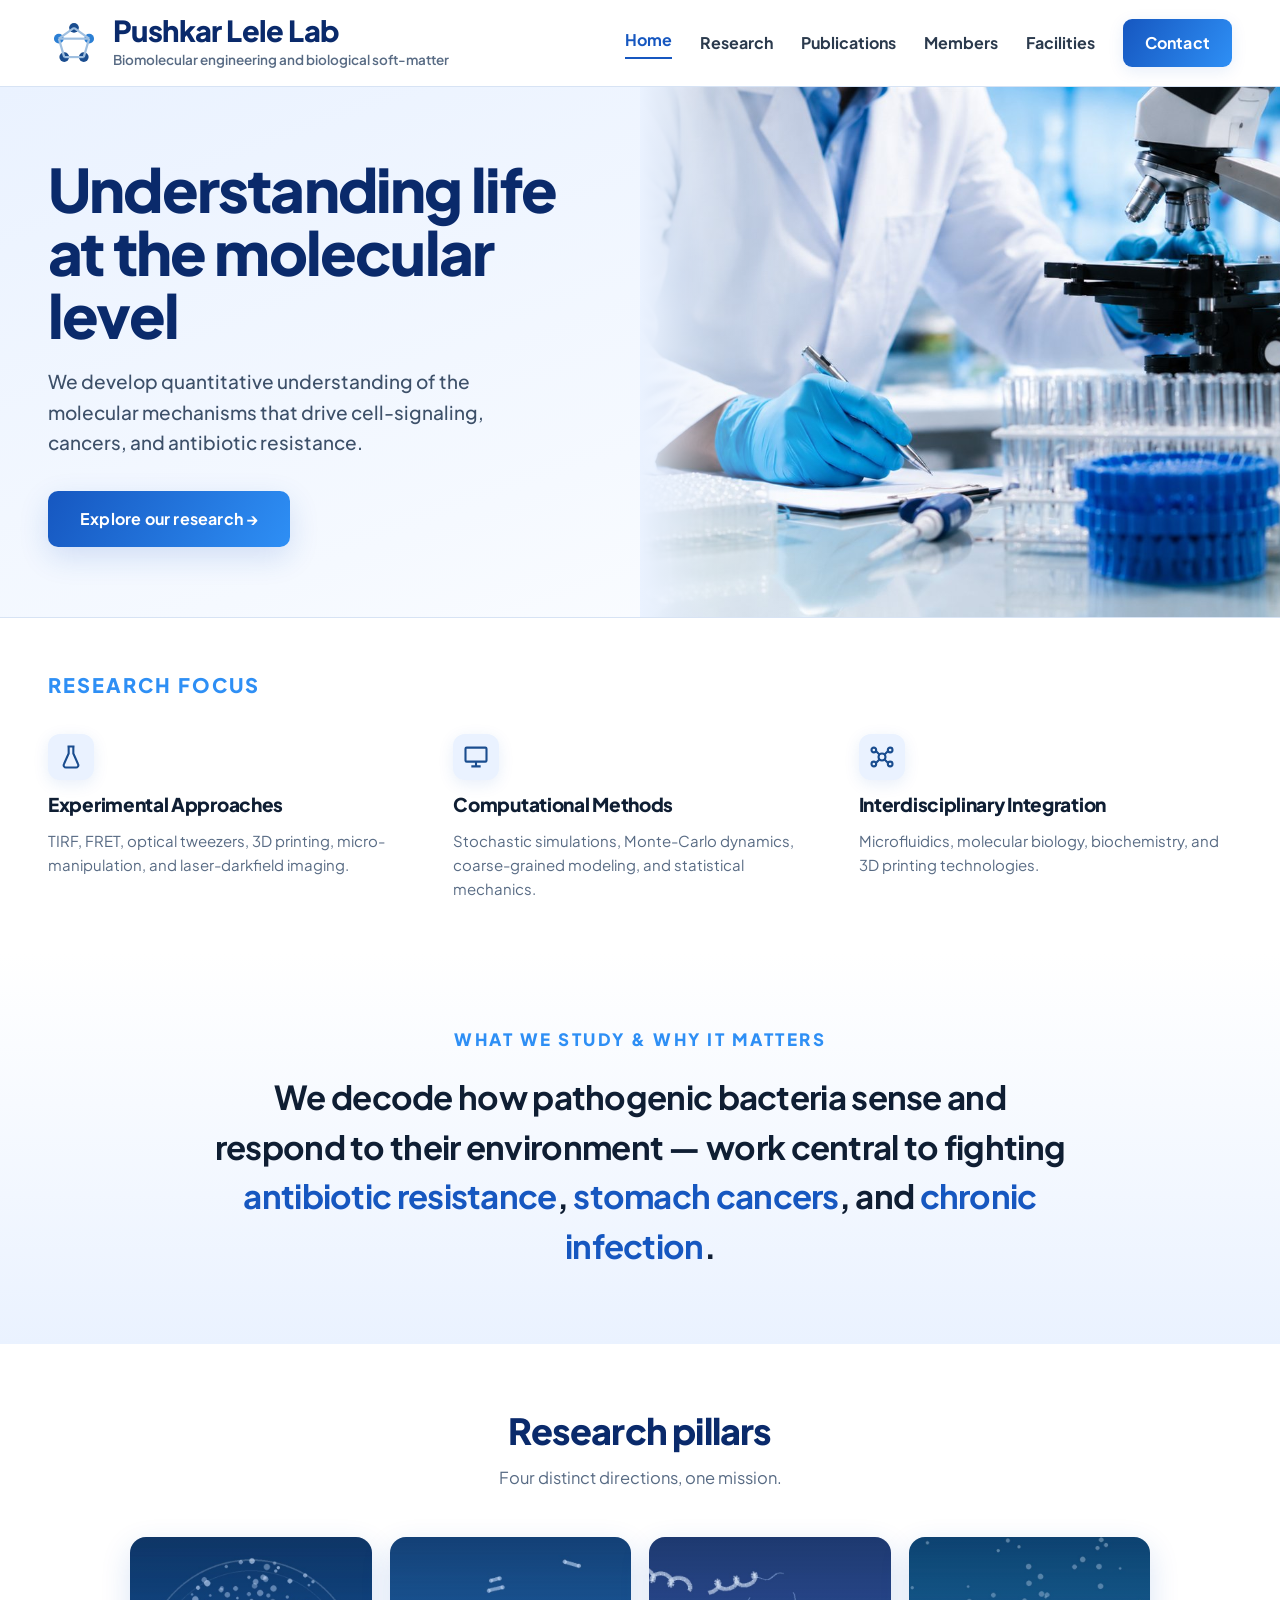
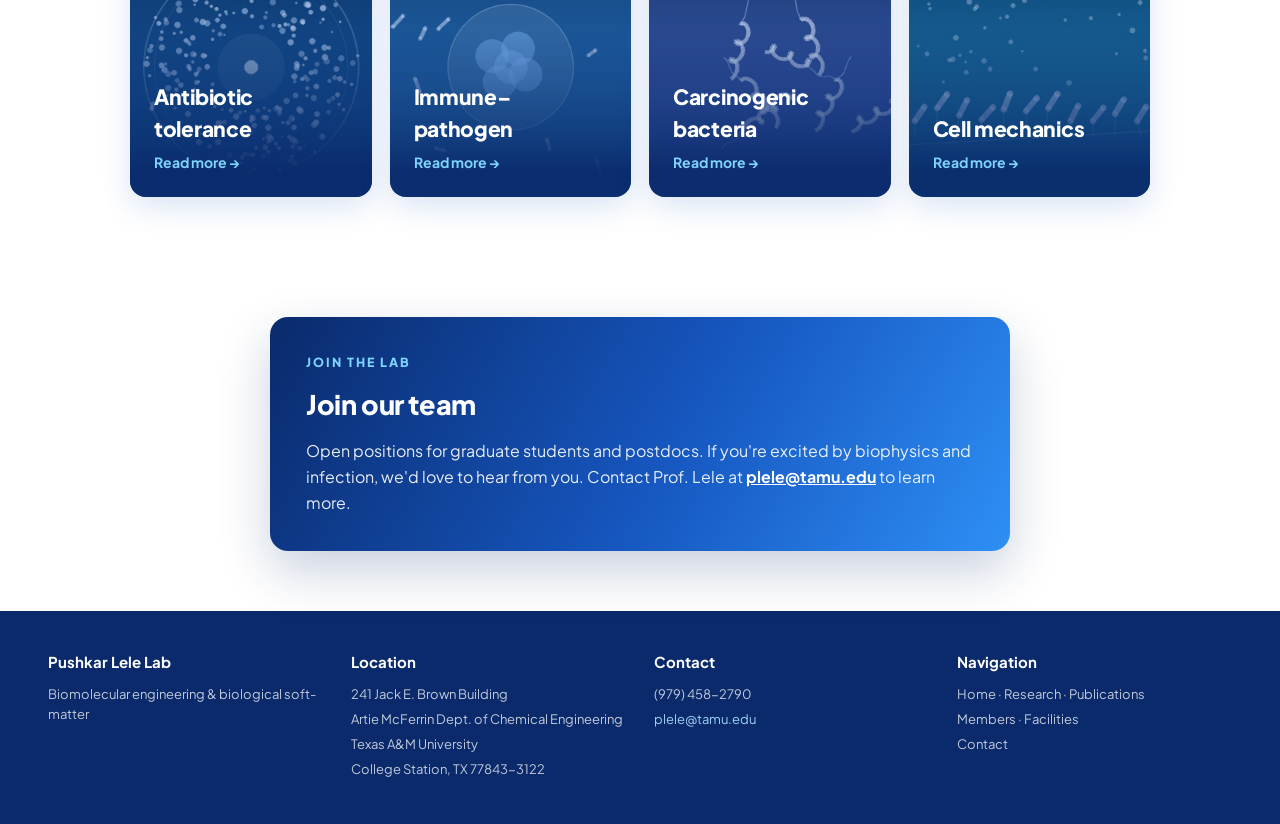
<file: lele-lab-website/index.html>
<!DOCTYPE html>
<html lang="en">
<head>
<meta charset="UTF-8">
<meta name="viewport" content="width=device-width, initial-scale=1.0">
<title>Pushkar Lele Lab — Biomolecular Engineering &amp; Biological Soft-Matter</title>

<!-- Google Fonts: Plus Jakarta Sans (the only font used across the site) -->
<link rel="preconnect" href="https://fonts.googleapis.com">
<link rel="preconnect" href="https://fonts.gstatic.com" crossorigin>
<link href="https://fonts.googleapis.com/css2?family=Plus+Jakarta+Sans:wght@400;500;600;700;800&display=swap" rel="stylesheet">

<!-- All styling lives in css/style.css -->
<link rel="stylesheet" href="css/style.css">
</head>
<body>

  <!-- ============================================================
       HOME PAGE
       ============================================================ -->
  <div class="page show" id="home">
  <div class="nav">
    <div class="brandbox">
      <svg class="logo-svg" viewBox="0 0 48 48" fill="none" xmlns="http://www.w3.org/2000/svg">
        <circle cx="24" cy="10" r="4.5" fill="#1a4d8f"/>
        <circle cx="10" cy="20" r="4.5" fill="#2b7fd4"/>
        <circle cx="38" cy="20" r="4.5" fill="#2b7fd4"/>
        <circle cx="15" cy="37" r="4.5" fill="#1a4d8f"/>
        <circle cx="33" cy="37" r="4.5" fill="#1a4d8f"/>
        <line x1="24" y1="10" x2="10" y2="20" stroke="#9fbfe0" stroke-width="2"/>
        <line x1="24" y1="10" x2="38" y2="20" stroke="#9fbfe0" stroke-width="2"/>
        <line x1="10" y1="20" x2="15" y2="37" stroke="#9fbfe0" stroke-width="2"/>
        <line x1="38" y1="20" x2="33" y2="37" stroke="#9fbfe0" stroke-width="2"/>
        <line x1="15" y1="37" x2="33" y2="37" stroke="#9fbfe0" stroke-width="2"/>
        <line x1="10" y1="20" x2="38" y2="20" stroke="#9fbfe0" stroke-width="2"/>
      </svg>
      <div><div class="brandname">Pushkar Lele Lab</div><div class="brandsub">Biomolecular engineering and biological soft-matter</div></div>
    </div>
    <div class="menu"><span class="on" onclick="go('home')">Home</span><span onclick="go('research')">Research</span><span onclick="go('pubs')">Publications</span><span onclick="go('members')">Members</span><span onclick="go('facilities')">Facilities</span><span class="cta" onclick="go('contact')">Contact</span></div>
  </div>

  <div class="hero">
    <div class="hero-l">
      <h1>Understanding life at the molecular level</h1>
      <div class="hero-underline"></div>
      <p>We develop quantitative understanding of the molecular mechanisms that drive cell-signaling, cancers, and antibiotic resistance.</p>
      <a class="cta">Explore our research →</a>
    </div>
    <div class="hero-r"><div class="img"></div><div class="tint"></div></div>
  </div>

  <div class="rf">
    <div class="rf-head">Research Focus</div>
    <div class="rf-grid">
      <div class="rf-item">
        <svg class="rf-icon" viewBox="0 0 24 24" fill="none" stroke="#1a4d8f" stroke-width="1.8"><path d="M9 3h6M10 3v6l-4 9a2 2 0 002 3h8a2 2 0 002-3l-4-9V3"/></svg>
        <h4>Experimental Approaches</h4>
        <p>TIRF, FRET, optical tweezers, 3D printing, micro-manipulation, and laser-darkfield imaging.</p>
      </div>
      <div class="rf-item">
        <svg class="rf-icon" viewBox="0 0 24 24" fill="none" stroke="#1a4d8f" stroke-width="1.8"><rect x="3" y="4" width="18" height="12" rx="1"/><path d="M8 20h8M12 16v4"/></svg>
        <h4>Computational Methods</h4>
        <p>Stochastic simulations, Monte-Carlo dynamics, coarse-grained modeling, and statistical mechanics.</p>
      </div>
      <div class="rf-item">
        <svg class="rf-icon" viewBox="0 0 24 24" fill="none" stroke="#1a4d8f" stroke-width="1.8"><circle cx="12" cy="12" r="3"/><circle cx="5" cy="6" r="2"/><circle cx="19" cy="6" r="2"/><circle cx="5" cy="18" r="2"/><circle cx="19" cy="18" r="2"/><path d="M7 7l3 3M17 7l-3 3M7 17l3-3M17 17l-3-3"/></svg>
        <h4>Interdisciplinary Integration</h4>
        <p>Microfluidics, molecular biology, biochemistry, and 3D printing technologies.</p>
      </div>
      </div></div>

  <div class="mission"><div class="ey">WHAT WE STUDY &amp; WHY IT MATTERS</div><div class="lead">We decode how pathogenic bacteria sense and respond to their environment — work central to fighting <b>antibiotic resistance</b>, <b>stomach cancers</b>, and <b>chronic infection</b>.</div></div>

  <div class="wrap"><div class="sec-title">Research pillars</div><div class="sec-sub">Four distinct directions, one mission.</div>
    <div class="grid4">
      <div class="pill"><div class="pill-img" style="background-image:url('assets/images/pillar-antibiotic.jpg')"></div><div class="pill-grad"></div><h3>Antibiotic tolerance</h3><a>Read more →</a></div>
      <div class="pill"><div class="pill-img" style="background-image:url('assets/images/pillar-immune.jpg')"></div><div class="pill-grad"></div><h3>Immune–pathogen</h3><a>Read more →</a></div>
      <div class="pill"><div class="pill-img" style="background-image:url('assets/images/pillar-carcinogenic.jpg')"></div><div class="pill-grad"></div><h3>Carcinogenic bacteria</h3><a>Read more →</a></div>
      <div class="pill"><div class="pill-img" style="background-image:url('assets/images/pillar-mechanics.jpg')"></div><div class="pill-grad"></div><h3>Cell mechanics</h3><a>Read more →</a></div>
    </div>
  </div>

  <div class="lower" style="grid-template-columns:1fr; max-width:820px;">
    <div class="join"><div class="ey">JOIN THE LAB</div><h3>Join our team</h3><p>Open positions for graduate students and postdocs. If you're excited by biophysics and infection, we'd love to hear from you. Contact Prof. Lele at <a href="mailto:plele@tamu.edu">plele@tamu.edu</a> to learn more.</p></div>
  </div>
  <div class="foot"><div class="fcol"><h4>Pushkar Lele Lab</h4><div>Biomolecular engineering &amp; biological soft-matter</div></div><div class="fcol"><h4>Location</h4><div>241 Jack E. Brown Building</div><div>Artie McFerrin Dept. of Chemical Engineering</div><div>Texas A&amp;M University</div><div>College Station, TX 77843-3122</div></div><div class="fcol"><h4>Contact</h4><div>(979) 458-2790</div><div><a>plele@tamu.edu</a></div></div><div class="fcol"><h4>Navigation</h4><div>Home · Research · Publications</div><div>Members · Facilities</div><div>Contact</div></div></div>
</div>
  <!-- ============================================================
       RESEARCH PAGE
       ============================================================ -->
  <div class="page" id="research">
<div class="nav"><div class="brandbox"><svg class="logo-svg" viewBox="0 0 48 48" fill="none" xmlns="http://www.w3.org/2000/svg"><circle cx="24" cy="10" r="4.5" fill="#1a4d8f"/><circle cx="10" cy="20" r="4.5" fill="#2b7fd4"/><circle cx="38" cy="20" r="4.5" fill="#2b7fd4"/><circle cx="15" cy="37" r="4.5" fill="#1a4d8f"/><circle cx="33" cy="37" r="4.5" fill="#1a4d8f"/><line x1="24" y1="10" x2="10" y2="20" stroke="#9fbfe0" stroke-width="2"/><line x1="24" y1="10" x2="38" y2="20" stroke="#9fbfe0" stroke-width="2"/><line x1="10" y1="20" x2="15" y2="37" stroke="#9fbfe0" stroke-width="2"/><line x1="38" y1="20" x2="33" y2="37" stroke="#9fbfe0" stroke-width="2"/><line x1="15" y1="37" x2="33" y2="37" stroke="#9fbfe0" stroke-width="2"/><line x1="10" y1="20" x2="38" y2="20" stroke="#9fbfe0" stroke-width="2"/></svg> <div><div class="brandname">Pushkar Lele Lab</div><div class="brandsub">Biomolecular engineering and biological soft-matter</div></div></div><div class="menu">
<span onclick="go('home')">Home</span>
<span class="on" onclick="go('research')">Research</span>
<span onclick="go('pubs')">Publications</span>
<span onclick="go('members')">Members</span>
<span onclick="go('facilities')">Facilities</span>

<span class="cta" onclick="go('contact')">Contact</span></div></div>
  <div class="band"><div class="band-img" style="background-image:url('https://images.unsplash.com/photo-1559757148-5c350d0d3c56?w=1600&q=80')"></div><div class="band-tint"></div><div class="band-c"><div class="ey">OUR RESEARCH</div><h1>Mechanisms of infection &amp; resistance</h1><p>We deploy computational and experimental approaches to investigate how pathogens perceive and respond to environmental stresses.</p></div></div>
  <div class="wrap">
    <div class="rblock"><div class="rtext"><h3>Antibiotic tolerance</h3><p>We study the mechanisms by which bacteria develop tolerance against beta-lactam antibiotics, focusing on epigenetic phenomena and short-time adaptations. Working at the single-cell level, we correlate adaptive responses with alterations in the mechanical properties of the bacterial cell wall.</p></div><div class="rimg" style="background-image:url('assets/images/pillar-antibiotic.jpg')"></div></div>
    <div class="rblock"><div class="rtext"><h3>Immune–pathogen interactions</h3><p>The innate immune system is our first line of defense against infection. We investigate how neutrophils exhibit diverse responses when targeting pathogenic bacteria, combining microfluidics, optical trapping, and single-molecule imaging.</p></div><div class="rimg" style="background-image:url('assets/images/pillar-immune.jpg')"></div></div>
    <div class="rblock"><div class="rtext"><h3>Spread of carcinogenic bacteria</h3><p><em>Helicobacter pylori</em> infections are a major cause of peptic ulcers and gastric cancers. We investigate how the chemotaxis signaling network modulates <em>H. pylori</em>'s flagellar functions to promote colonization.</p></div><div class="rimg" style="background-image:url('assets/images/pillar-carcinogenic.jpg')"></div></div>
    <div class="rblock"><div class="rtext"><h3>Cell mechanics &amp; mechanosensing</h3><p>Bacteria must sense attachment to a surface before establishing biofilms. We research mechanosensing in bacteria to determine how biofilms form, building on the discovery that flagellar protein components function as mechanosensors.</p></div><div class="rimg" style="background-image:url('assets/images/pillar-mechanics.jpg')"></div></div>
  </div>
<div class="foot"><div class="fcol"><h4>Pushkar Lele Lab</h4><div>Biomolecular engineering &amp; biological soft-matter</div></div><div class="fcol"><h4>Location</h4><div>241 Jack E. Brown Building</div><div>Texas A&amp;M University</div><div>College Station, TX 77843-3122</div></div><div class="fcol"><h4>Contact</h4><div>(979) 458-2790</div><div><a>plele@tamu.edu</a></div></div><div class="fcol"><h4>Navigation</h4><div>Home · Research · Members</div></div></div>
</div>
  <!-- ============================================================
       PUBLICATIONS PAGE — Short List + Full List, single scroll
       ============================================================ -->
  <div class="page" id="pubs">
<div class="nav"><div class="brandbox"><svg class="logo-svg" viewBox="0 0 48 48" fill="none" xmlns="http://www.w3.org/2000/svg"><circle cx="24" cy="10" r="4.5" fill="#1a4d8f"/><circle cx="10" cy="20" r="4.5" fill="#2b7fd4"/><circle cx="38" cy="20" r="4.5" fill="#2b7fd4"/><circle cx="15" cy="37" r="4.5" fill="#1a4d8f"/><circle cx="33" cy="37" r="4.5" fill="#1a4d8f"/><line x1="24" y1="10" x2="10" y2="20" stroke="#9fbfe0" stroke-width="2"/><line x1="24" y1="10" x2="38" y2="20" stroke="#9fbfe0" stroke-width="2"/><line x1="10" y1="20" x2="15" y2="37" stroke="#9fbfe0" stroke-width="2"/><line x1="38" y1="20" x2="33" y2="37" stroke="#9fbfe0" stroke-width="2"/><line x1="15" y1="37" x2="33" y2="37" stroke="#9fbfe0" stroke-width="2"/><line x1="10" y1="20" x2="38" y2="20" stroke="#9fbfe0" stroke-width="2"/></svg> <div><div class="brandname">Pushkar Lele Lab</div><div class="brandsub">Biomolecular engineering and biological soft-matter</div></div></div><div class="menu">
<span onclick="go('home')">Home</span>
<span onclick="go('research')">Research</span>
<span class="on" onclick="go('pubs')">Publications</span>
<span onclick="go('members')">Members</span>
<span onclick="go('facilities')">Facilities</span>

<span class="cta" onclick="go('contact')">Contact</span></div></div>
  <div class="band"><div class="band-img" style="background-image:url('https://images.unsplash.com/photo-1532153955177-f59af40d6472?w=1600&q=80')"></div><div class="band-tint"></div><div class="band-c"><div class="ey">PUBLICATIONS</div><h1>Peer-reviewed research</h1><p>A complete record of the lab&rsquo;s peer-reviewed work.</p></div></div>
  <div class="wrap">
    <div class="publist">
      <div class="listhead"><h2>Short List</h2><div class="listrule"></div><span class="listcount">9 selected papers</span></div>
      <div class="pubitem"><div class="pnum">1</div><div class="pbody"><div class="ptitle">Facilitated search and funneling at the cellular scale enable motile bacteria to penetrate extreme confinements</div><div class="pauth">P. Subrahmaniyan, S. Mukhopadhyay, R. Bishayi, R. Gupta, A. Johri, J. Janeev, N. Chaubal, A. Katiyar, T.P. Lele, P.P. Lele</div><div class="pjour">Communications Physics <span class="pyear">2026 (accepted)</span></div></div></div>
<div class="pubitem"><div class="pnum">2</div><div class="pbody"><div class="ptitle">Heterogeneous Distribution of Proton-Motive Force in Nonheritable Antibiotic Resistance</div><div class="pauth">A. H. Lee, R. Gupta, H. N. Nguyen, I. R. Schmitz, D. A. Siegele, and P. P. Lele</div><div class="pjour">mBio <span class="pyear">2023</span></div></div></div>
<div class="pubitem"><div class="pnum">3</div><div class="pbody"><div class="ptitle">Mechanosensitive recruitment of stator units promotes binding of the response regulator CheY-P to the flagellar motor</div><div class="pauth">J. D. Antani, R. Gupta, A. H. Lee, K. Y. Rhee, M. D. Manson &amp; P. P. Lele</div><div class="pjour">Nature Communications <span class="pyear">2021</span></div></div></div>
<div class="pubitem"><div class="pnum">4</div><div class="pbody"><div class="ptitle">Asymmetric random walks reveal that the chemotaxis network modulates flagellar rotational bias in <em>Helicobacter pylori</em></div><div class="pauth">J. Antani, A. X. Sumali, T. P. Lele, P. P. Lele</div><div class="pjour">eLife <span class="pyear">2021</span></div></div></div>
<div class="pubitem"><div class="pnum">5</div><div class="pbody"><div class="ptitle">Biphasic chemotaxis of <em>Escherichia coli</em> to the microbiota metabolite indole</div><div class="pauth">J. Yang, R. Chawla, K. Rhee, R. Gupta, M. Manson, A. Jayaraman, P. P. Lele</div><div class="pjour">Proceedings of the National Academy of Sciences, USA <span class="pyear">2020, 117 (11) 6114-6120</span></div></div></div>
<div class="pubitem"><div class="pnum">6</div><div class="pbody"><div class="ptitle">The flagellar motor of <em>Caulobacter crescentus</em> generates more torque when a cell swims backward</div><div class="pauth">P. P. Lele, T. Roland, A. Shrivastava, Y. Chen, H. C. Berg</div><div class="pjour">Nature Physics <span class="pyear">2016, 12, 175-178</span></div></div></div>
<div class="pubitem"><div class="pnum">7</div><div class="pbody"><div class="ptitle">Response thresholds in bacterial chemotaxis</div><div class="pauth">P. P. Lele, A. Shrivastava, T. Roland, H. C. Berg</div><div class="pjour">Science Advances <span class="pyear">2015, 1:e1500029s</span></div></div></div>
<div class="pubitem"><div class="pnum">8</div><div class="pbody"><div class="ptitle">Dynamics of mechanosensing in the bacterial flagellar motor</div><div class="pauth">P. P. Lele, Basarab G. Hosu, H. C. Berg</div><div class="pjour">Proceedings of the National Academy of Sciences, USA <span class="pyear">2013, 110 (29), 11839-11844</span></div></div></div>
<div class="pubitem"><div class="pnum">9</div><div class="pbody"><div class="ptitle">Mechanism for adaptive remodeling of the bacterial flagellar switch</div><div class="pauth">P. P. Lele, R. W. Branch, V. Nathan, H. C. Berg</div><div class="pjour">Proceedings of the National Academy of Sciences, USA <span class="pyear">2012, 109 (49), 20018-20022</span></div></div></div>
    </div>

    <div class="publist" style="margin-top:64px;">
      <div class="listhead"><h2>Full List</h2><div class="listrule"></div><span class="listcount">37 publications</span></div>
      <div class="pubitem"><div class="pnum">1</div><div class="pbody"><div class="ptitle">Mechanoplasticity in the response of human neutrophils to bacteria</div><div class="pauth">L. Ghosh, A. Shaji, R. Bishayi, P. Subrahmaniyan, S. Mukhopadhyay, T.P. Lele, P.P. Lele</div><div class="pjour">submitted</div></div></div>
<div class="pubitem"><div class="pnum">2</div><div class="pbody"><div class="ptitle">High-Fidelity Micron-Sized Pattern Transfer to PDMS Molds through UV-Ozone Treated Polymeric Replicas of Silicon Wafers</div><div class="pauth">Adelie Lorge, Romit Bishayi, Prasanth Shanmughan, Sayak Mukhopadhyay, Pravin Subrahmaniyan, P.P. Lele</div><div class="pjour">submitted</div></div></div>
<div class="pubitem"><div class="pnum">3</div><div class="pbody"><div class="ptitle">Facilitated search and funneling at the cellular scale enable motile bacteria to penetrate extreme confinements</div><div class="pauth">P. Subrahmaniyan, S. Mukhopadhyay, R. Bishayi, R. Gupta, A. Johri, J. Janeev, N. Chaubal, A. Katiyar, T.P. Lele, P.P. Lele</div><div class="pjour">Communications Physics <span class="pyear">2026 (accepted)</span></div></div></div>
<div class="pubitem"><div class="pnum">4</div><div class="pbody"><div class="ptitle">Probiotic exopolysaccharide-mediated encapsulation of Indole-3-Acetic Acid: A biocompatible approach for delivery, enhanced stability, and <em>E. coli</em> motility disruption</div><div class="pauth">S. Balyan, S. Mukhopadhyay, D. Chatterjee, V. Dadwal, D.K. Jha, P.P. Lele, B.S. Patil</div><div class="pjour">submitted</div></div></div>
<div class="pubitem"><div class="pnum">5</div><div class="pbody"><div class="ptitle">Scrutinizing Stator Rotation in the Bacterial Flagellum: Reconciling Experiments and Switching Models</div><div class="pauth">A. Joshi, P. P. Lele</div><div class="pjour">Biomolecules <span class="pyear">2025</span></div></div></div>
<div class="pubitem"><div class="pnum">6</div><div class="pbody"><div class="ptitle">Low pH amplifies chemotaxis toward urea in <em>Helicobacter pylori</em></div><div class="pauth">A. Shaji, P. Subrahmaniyan, S. Mukhopadhyay, R. Shin, H. Santhoshkumar, P. P. Lele</div><div class="pjour">Biophysical Journal <span class="pyear">2025</span></div></div></div>
<div class="pubitem"><div class="pnum">7</div><div class="pbody"><div class="ptitle">Urea-loaded PLGA microspheres as point-sources of attractants for <em>Helicobacter pylori</em></div><div class="pauth">P. Shanmughan, P. Subrahmaniyan, D. Bhatnagar, S. Ranganathan, P. P. Lele</div><div class="pjour">Biotechnology and Bioengineering <span class="pyear">2024</span></div></div></div>
<div class="pubitem"><div class="pnum">8</div><div class="pbody"><div class="ptitle">Dynamic Adaptation in Extant Proteins Facilitates Antibiotic Tolerance in Energetic <em>Escherichia coli</em></div><div class="pauth">S. Mukhopadhyay, R. Bishayi, A. Shaji, A. H. Lee, R. Gupta, N. Mohajeri, A. Katiyar, B. McKee, I. R. Schmitz, R. Shin, T.P. Lele, P.P. Lele</div><div class="pjour">under review</div></div></div>
<div class="pubitem"><div class="pnum">9</div><div class="pbody"><div class="ptitle">Matrix stiffness drives drop-like nuclear deformation and lamin A/C dependent YAP nuclear translocation</div><div class="pauth">T. Wang, S. Abolghasemzade, B. P. McKee, I. Singh, K. Pendyala, N. Mohajeri, H. Patel, A. Shaji, A. L. Kersey, K. Harsh, S. Kaur, C. R. Dollahon, S. Chukkapalli, P. P. Lele, D. E. Conway, A. K. Gaharwar, R. B. Dickinson, and T. P. Lele</div><div class="pjour">Nature Communications <span class="pyear">2024</span></div></div></div>
<div class="pubitem"><div class="pnum">10</div><div class="pbody"><div class="ptitle">Reassessing the Standard Chemotaxis Framework for Understanding Biased Migration in <em>Helicobacter pylori</em></div><div class="pauth">J. D. Antani, A. Shaji, R. Gupta, P. P. Lele</div><div class="pjour">Annual Review of Chemical and Biomolecular Engineering <span class="pyear">2023</span></div></div></div>
<div class="pubitem"><div class="pnum">11</div><div class="pbody"><div class="ptitle">Real-time Deduction of Mechanisms and Kinetics Underlying Photocatalytic Water Disinfection</div><div class="pauth">N. A. Vidwans, K. Rhee, P. P. Lele, S. Vaddiraju</div><div class="pjour">ACS ES&amp;T Water <span class="pyear">2023</span></div></div></div>
<div class="pubitem"><div class="pnum">12</div><div class="pbody"><div class="ptitle">Indole is sensed by multiple receptor domains in Tar and Tsr</div><div class="pauth">J. Yang, R. Chawla, K. Y. Rhee, R. Gupta, A. Aditya, P. Rane, M. D. Manson, A. Jayaraman, P. P. Lele</div><div class="pjour">under review</div></div></div>
<div class="pubitem"><div class="pnum">13</div><div class="pbody"><div class="ptitle">Heterogeneous Distribution of Proton-Motive Force in Nonheritable Antibiotic Resistance</div><div class="pauth">A. H. Lee, R. Gupta, H. N. Nguyen, I. R. Schmitz, D. A. Siegele, and P. P. Lele</div><div class="pjour">mBio <span class="pyear">2023</span></div></div></div>
<div class="pubitem"><div class="pnum">14</div><div class="pbody"><div class="ptitle">Editorial: Biological rotary nanomotors</div><div class="pauth">M. D. Manson, R. Gupta, P. P. Lele, J. Liu and T. M. Duncan</div><div class="pjour">Frontiers in Microbiology <span class="pyear">2022</span></div></div></div>
<div class="pubitem"><div class="pnum">15</div><div class="pbody"><div class="ptitle">The nucleus bypasses obstacles by deforming like a drop with surface tension mediated by lamin A/C</div><div class="pauth">A. Katiyar, J. Zhang, J. D. Antani, Y. Yu, P. P. Lele, C. A. Reinhart-King, N. J. Sniadecki, K. J. Roux, R. B. Dickinson, T. P. Lele</div><div class="pjour">Advanced Science <span class="pyear">2022</span></div></div></div>
<div class="pubitem"><div class="pnum">16</div><div class="pbody"><div class="ptitle">Bacterial proprioception: can the bacterium sense its motility?</div><div class="pauth">Rachit Gupta, Junhua Yuan and Pushkar P. Lele</div><div class="pjour">Frontiers in Microbiology <span class="pyear">2022</span></div></div></div>
<div class="pubitem"><div class="pnum">17</div><div class="pbody"><div class="ptitle">Indole modulates cooperative protein-protein interactions in the flagellar motor</div><div class="pauth">Rachit Gupta, Kathy Y. Rhee, Sarah D. Beagle, Ravi Chawla, Nicolas Perdomo, Steve W. Lockless and Pushkar P. Lele</div><div class="pjour">PNAS Nexus <span class="pyear">2022</span></div></div></div>
<div class="pubitem"><div class="pnum">18</div><div class="pbody"><div class="ptitle">Flagellar Sensing of Surfaces</div><div class="pauth">J. Antani &amp; P. P. Lele</div><div class="pjour">Physical Biology <span class="pyear">2021</span></div></div></div>
<div class="pubitem"><div class="pnum">19</div><div class="pbody"><div class="ptitle">Mechanosensitive recruitment of stator units promotes binding of the response regulator CheY-P to the flagellar motor</div><div class="pauth">J. D. Antani, R. Gupta, A. H. Lee, K. Y. Rhee, M. D. Manson &amp; P. P. Lele</div><div class="pjour">Nature Communications <span class="pyear">2021</span></div></div></div>
<div class="pubitem"><div class="pnum">20</div><div class="pbody"><div class="ptitle">Asymmetric random walks reveal that the chemotaxis network modulates flagellar rotational bias in <em>Helicobacter pylori</em></div><div class="pauth">J. Antani, A. X. Sumali, T. P. Lele, P. P. Lele</div><div class="pjour">eLife <span class="pyear">2021</span></div></div></div>
<div class="pubitem"><div class="pnum">21</div><div class="pbody"><div class="ptitle">Biphasic chemotaxis of <em>Escherichia coli</em> to the microbiota metabolite indole</div><div class="pauth">J. Yang, R. Chawla, K. Rhee, R. Gupta, M. Manson, A. Jayaraman, P. P. Lele</div><div class="pjour">Proceedings of the National Academy of Sciences, USA <span class="pyear">2020, 117 (11) 6114-6120</span></div></div></div>
<div class="pubitem"><div class="pnum">22</div><div class="pbody"><div class="ptitle">A method for direct imaging of x-z cross sections of fluorescent samples</div><div class="pauth">A. Katiyar, J. D. Antani, B. P. McKee, R. Gupta, P. P. Lele, T. P. Lele</div><div class="pjour">Journal of Microscopy <span class="pyear">2020</span></div></div></div>
<div class="pubitem"><div class="pnum">23</div><div class="pbody"><div class="ptitle">Protein expression-independent response of intensity-based pH-sensitive fluorophores in <em>Escherichia coli</em></div><div class="pauth">K. Rhee, R. Chawla, P. P. Lele</div><div class="pjour">PLOS ONE <span class="pyear">2020, 15(8): e0234849</span></div></div></div>
<div class="pubitem"><div class="pnum">24</div><div class="pbody"><div class="ptitle">Molecular Mechanism for Attractant Signaling to DHMA by <em>E. coli</em> Tar</div><div class="pauth">A. Orr, J. Yang, R. Chawla, K. Hull, M. Zhu, D. Romo, P. P. Lele, A. Jayaraman, M. Manson, P. Tamamis</div><div class="pjour">Biophysical Journal <span class="pyear">2020, 118 (2), 492</span></div></div></div>
<div class="pubitem"><div class="pnum">25</div><div class="pbody"><div class="ptitle">A skeptic&rsquo;s guide to bacterial mechanosensing</div><div class="pauth">R. Chawla, R. Gupta, T. P. Lele, and P. P. Lele</div><div class="pjour">Journal of Molecular Biology <span class="pyear">2020, 432 (2), 523</span></div></div></div>
<div class="pubitem"><div class="pnum">26</div><div class="pbody"><div class="ptitle">Switching and Torque Generation in Swarming cells of <em>E. coli</em></div><div class="pauth">K. M. Ford, J. Antani, A. Nagarajan, M. M. Johnson, P. P. Lele</div><div class="pjour">Frontiers in Microbiology <span class="pyear">2018, 9, 2197</span></div></div></div>
<div class="pubitem"><div class="pnum">27</div><div class="pbody"><div class="ptitle">Viscous drag on the flagellum activates <em>Bacillus subtilis</em> entry into the K-state</div><div class="pauth">C. Diethmaier, R. Chawla, A. Canzoneri, D. B. Kearns, P. P. Lele, D. Dubnau</div><div class="pjour">Molecular Microbiology <span class="pyear">2017, 106(3), 367-380</span></div></div></div>
<div class="pubitem"><div class="pnum">28</div><div class="pbody"><div class="ptitle">Molecular modeling of Switch-Remodeling <span style="color:#586b84;">(Book Chapter)</span></div><div class="pauth">P. P. Lele</div><div class="pjour">Methods in Microbiology (Clifton, N.J.) <span class="pyear">2018, 1729:347-352</span></div></div></div>
<div class="pubitem"><div class="pnum">29</div><div class="pbody"><div class="ptitle">Torque, but not FliL, regulates mechanosensitive flagellar motor-function</div><div class="pauth">R. Chawla, K. M. Ford, P. P. Lele</div><div class="pjour">Scientific Reports <span class="pyear">2017, 7, 5565</span></div></div></div>
<div class="pubitem"><div class="pnum">30</div><div class="pbody"><div class="ptitle">Biophysical Characterization of Flagellar Motor Functions</div><div class="pauth">K. M. Ford, R. Chawla, P. P. Lele</div><div class="pjour">Journal of Visualized Experiments <span class="pyear">2017, 119, e55240</span></div></div></div>
<div class="pubitem"><div class="pnum">31</div><div class="pbody"><div class="ptitle">The flagellar motor of <em>Caulobacter crescentus</em> generates more torque when a cell swims backward</div><div class="pauth">P. P. Lele, T. Roland, A. Shrivastava, Y. Chen, H. C. Berg</div><div class="pjour">Nature Physics <span class="pyear">2016, 12, 175-178</span></div></div></div>
<div class="pubitem"><div class="pnum">32</div><div class="pbody"><div class="ptitle">Response thresholds in bacterial chemotaxis</div><div class="pauth">P. P. Lele, A. Shrivastava, T. Roland, H. C. Berg</div><div class="pjour">Science Advances <span class="pyear">2015, 1:e1500029s</span></div></div></div>
<div class="pubitem"><div class="pnum">33</div><div class="pbody"><div class="ptitle">Switching of Bacterial Flagellar Motors Triggered by Mutant FliG</div><div class="pauth">P. P. Lele &amp; H. C. Berg</div><div class="pjour">Biophysical Journal <span class="pyear">2015, 108 (5), 1275-1280</span></div></div></div>
<div class="pubitem"><div class="pnum">34</div><div class="pbody"><div class="ptitle">Gliding is driven by a rotary motor</div><div class="pauth">A. Shrivastava, P. P. Lele, H. C. Berg</div><div class="pjour">Current Biology <span class="pyear">2015, 25 (3), 338-341</span></div></div></div>
<div class="pubitem"><div class="pnum">35</div><div class="pbody"><div class="ptitle">FRAP analysis: accounting for bleaching during image capture</div><div class="pauth">J. Wu, N. Shekhar, P. P. Lele, T. P. Lele</div><div class="pjour">PLoS ONE <span class="pyear">2012, 7(8): e42854</span></div></div></div>
<div class="pubitem"><div class="pnum">36</div><div class="pbody"><div class="ptitle">Dynamics of mechanosensing in the bacterial flagellar motor</div><div class="pauth">P. P. Lele, Basarab G. Hosu, H. C. Berg</div><div class="pjour">Proceedings of the National Academy of Sciences, USA <span class="pyear">2013, 110 (29), 11839-11844</span></div></div></div>
<div class="pubitem"><div class="pnum">37</div><div class="pbody"><div class="ptitle">Mechanism for adaptive remodeling of the bacterial flagellar switch</div><div class="pauth">P. P. Lele, R. W. Branch, V. Nathan, H. C. Berg</div><div class="pjour">Proceedings of the National Academy of Sciences, USA <span class="pyear">2012, 109 (49), 20018-20022</span></div></div></div>
    </div>
  </div>
<div class="foot"><div class="fcol"><h4>Pushkar Lele Lab</h4><div>Biomolecular engineering &amp; biological soft-matter</div></div><div class="fcol"><h4>Location</h4><div>241 Jack E. Brown Building</div><div>Texas A&amp;M University</div><div>College Station, TX 77843-3122</div></div><div class="fcol"><h4>Contact</h4><div>(979) 458-2790</div><div><a>plele@tamu.edu</a></div></div><div class="fcol"><h4>Navigation</h4><div>Home · Research · Members</div></div></div>
</div>
  <!-- ============================================================
       MEMBERS PAGE — PI card is static below; the grid of members
       is filled in automatically from js/members-data.js
       ============================================================ -->
  <div class="page" id="members">
<div class="nav"><div class="brandbox"><svg class="logo-svg" viewBox="0 0 48 48" fill="none" xmlns="http://www.w3.org/2000/svg"><circle cx="24" cy="10" r="4.5" fill="#1a4d8f"/><circle cx="10" cy="20" r="4.5" fill="#2b7fd4"/><circle cx="38" cy="20" r="4.5" fill="#2b7fd4"/><circle cx="15" cy="37" r="4.5" fill="#1a4d8f"/><circle cx="33" cy="37" r="4.5" fill="#1a4d8f"/><line x1="24" y1="10" x2="10" y2="20" stroke="#9fbfe0" stroke-width="2"/><line x1="24" y1="10" x2="38" y2="20" stroke="#9fbfe0" stroke-width="2"/><line x1="10" y1="20" x2="15" y2="37" stroke="#9fbfe0" stroke-width="2"/><line x1="38" y1="20" x2="33" y2="37" stroke="#9fbfe0" stroke-width="2"/><line x1="15" y1="37" x2="33" y2="37" stroke="#9fbfe0" stroke-width="2"/><line x1="10" y1="20" x2="38" y2="20" stroke="#9fbfe0" stroke-width="2"/></svg> <div><div class="brandname">Pushkar Lele Lab</div><div class="brandsub">Biomolecular engineering and biological soft-matter</div></div></div><div class="menu">
<span onclick="go('home')">Home</span>
<span onclick="go('research')">Research</span>
<span onclick="go('pubs')">Publications</span>
<span class="on" onclick="go('members')">Members</span>
<span onclick="go('facilities')">Facilities</span>

<span class="cta" onclick="go('contact')">Contact</span></div></div>
  <div class="band"><div class="band-img" style="background-image:url('https://images.unsplash.com/photo-1521737604893-d14cc237f11d?w=1600&q=80')"></div><div class="band-tint"></div><div class="band-c"><div class="ey">OUR TEAM</div><h1>Members</h1><p>The people behind the science.</p></div></div>
  <div class="wrap">
    <div class="pi-card">
      <div class="pi-photo" style="background-image:url('https://images.unsplash.com/photo-1607990281513-2c110a25bd8c?w=500&q=80')"></div>
      <div class="pi-info"><h3>Dr. Pushkar P. Lele</h3><div class="role">Professor &amp; Chancellor's Fellow · William and Ruth Neely Faculty Fellow</div>
      <p><span class="ph">[PI photo &amp; bio pending — to be added once provided by Dr. Lele.]</span></p>
      <div class="cred">Postdoctoral Fellow, Molecular &amp; Cellular Biology, Harvard University<br>Ph.D., Chemical Engineering, University of Delaware<br>B.Tech., Chemical Engineering, UDCT Mumbai</div></div>
    </div>
    <div class="role-title">Lab Members</div>
    <div class="mgrid" id="members-grid">
      <!-- Member cards are generated automatically from js/members-data.js -->
    </div>
    <div class="alumni"><h3>Alumni</h3><div class="ag">
      Dr. Annie Lee — Eli Lilly &amp; Company<br>Dr. Kathy Rhee — Wildtype<br>Dr. Rachit Gupta — L.E.K Consulting<br>Dr. Jingyun Yang — Seres Therapeutics<br>Dr. Ravi Chawla — Scripps Institute<br>Dr. Jyot Antani — Yale University<br>Nhi Hong Nguyen — University of Michigan<br>Anita Sumali — TAMU<br>Dr. Katie Ford — Bain &amp; Company<br>Madeline Johnson — Vanderbilt University<br>Minh Tran — University of Delaware<br>Dr. Aditya — Memorial Sloan Kettering<br>Chris Sukumpantanasarn — OSIsoft<br>Priya Nair — UT Austin<br>Sophia Lin — BP<br>Rafael Contrucci — GHD
    </div></div>
  </div>
<div class="foot"><div class="fcol"><h4>Pushkar Lele Lab</h4><div>Biomolecular engineering &amp; biological soft-matter</div></div><div class="fcol"><h4>Location</h4><div>241 Jack E. Brown Building</div><div>Texas A&amp;M University</div><div>College Station, TX 77843-3122</div></div><div class="fcol"><h4>Contact</h4><div>(979) 458-2790</div><div><a>plele@tamu.edu</a></div></div><div class="fcol"><h4>Navigation</h4><div>Home · Research · Members</div></div></div>
</div>
  <!-- ============================================================
       FACILITIES PAGE
       ============================================================ -->
  <div class="page" id="facilities">
<div class="nav"><div class="brandbox"><svg class="logo-svg" viewBox="0 0 48 48" fill="none" xmlns="http://www.w3.org/2000/svg"><circle cx="24" cy="10" r="4.5" fill="#1a4d8f"/><circle cx="10" cy="20" r="4.5" fill="#2b7fd4"/><circle cx="38" cy="20" r="4.5" fill="#2b7fd4"/><circle cx="15" cy="37" r="4.5" fill="#1a4d8f"/><circle cx="33" cy="37" r="4.5" fill="#1a4d8f"/><line x1="24" y1="10" x2="10" y2="20" stroke="#9fbfe0" stroke-width="2"/><line x1="24" y1="10" x2="38" y2="20" stroke="#9fbfe0" stroke-width="2"/><line x1="10" y1="20" x2="15" y2="37" stroke="#9fbfe0" stroke-width="2"/><line x1="38" y1="20" x2="33" y2="37" stroke="#9fbfe0" stroke-width="2"/><line x1="15" y1="37" x2="33" y2="37" stroke="#9fbfe0" stroke-width="2"/><line x1="10" y1="20" x2="38" y2="20" stroke="#9fbfe0" stroke-width="2"/></svg> <div><div class="brandname">Pushkar Lele Lab</div><div class="brandsub">Biomolecular engineering and biological soft-matter</div></div></div><div class="menu">
<span onclick="go('home')">Home</span>
<span onclick="go('research')">Research</span>
<span onclick="go('pubs')">Publications</span>
<span onclick="go('members')">Members</span>
<span class="on" onclick="go('facilities')">Facilities</span>

<span class="cta" onclick="go('contact')">Contact</span></div></div>
  <div class="band"><div class="band-img" style="background-image:url('https://images.unsplash.com/photo-1581093588401-fbb62a02f120?w=1600&q=80')"></div><div class="band-tint"></div><div class="band-c"><div class="ey">LAB FACILITIES</div><h1>Instruments &amp; capabilities</h1><p>State-of-the-art microscopy, microfluidics, and molecular biology infrastructure.</p></div></div>
  <div class="wrap">
    <div class="fcard"><div class="fimg2" style="background-image:url('https://images.unsplash.com/photo-1576086213369-97a306d36557?w=900&q=80')"></div><div class="ftext2"><h3>Microscopy</h3><ul><li>7 microscopes incl. Nikon Ti2-E with Ring-TIRF illumination</li><li>Optical tweezers-equipped Nikon Ti-E</li><li>FRET on live cells; single-photon detection (Hamamatsu PMTs)</li><li>Darkfield, phase, FRAP capabilities</li></ul></div></div>
    <div class="fcard"><div class="fimg2" style="background-image:url('https://images.unsplash.com/photo-1628595351029-c2bf17511435?w=900&q=80')"></div><div class="ftext2"><h3>Microfluidics</h3><ul><li>Custom microfluidic device fabrication</li><li>Integrated with 3D-printing workflows</li><li><span class="ph">[Additional details to be added]</span></li></ul></div></div>
    <div class="fcard"><div class="fimg2" style="background-image:url('https://images.unsplash.com/photo-1582719471384-894fbb16e074?w=900&q=80')"></div><div class="ftext2"><h3>Molecular Biology &amp; Culturing</h3><ul><li>Genome editing (λ-Red homologous recombineering)</li><li>Plasmid extraction &amp; protein purification</li><li>Molecular cloning; PCR / gel electrophoresis / electroporation</li><li>BSL culturing facilities</li></ul></div></div>
    <div class="fcard"><div class="fimg2" style="background-image:url('https://images.unsplash.com/photo-1614308457932-e16d85c5d053?w=900&q=80')"></div><div class="ftext2"><h3>Micro-manipulation &amp; Micro-gravity</h3><ul><li>TransferMan 4r &amp; FemtoJet 4i microinjector</li><li>Sutter P-1000 micropipette puller</li><li>Synthecon RCCS-4HD rotary cell culture (microgravity)</li></ul></div></div>
  </div>
<div class="foot"><div class="fcol"><h4>Pushkar Lele Lab</h4><div>Biomolecular engineering &amp; biological soft-matter</div></div><div class="fcol"><h4>Location</h4><div>241 Jack E. Brown Building</div><div>Texas A&amp;M University</div><div>College Station, TX 77843-3122</div></div><div class="fcol"><h4>Contact</h4><div>(979) 458-2790</div><div><a>plele@tamu.edu</a></div></div><div class="fcol"><h4>Navigation</h4><div>Home · Research · Members</div></div></div>
</div>
  <!-- ============================================================
       CONTACT PAGE
       ============================================================ -->
  <div class="page" id="contact">
<div class="nav"><div class="brandbox"><svg class="logo-svg" viewBox="0 0 48 48" fill="none" xmlns="http://www.w3.org/2000/svg"><circle cx="24" cy="10" r="4.5" fill="#1a4d8f"/><circle cx="10" cy="20" r="4.5" fill="#2b7fd4"/><circle cx="38" cy="20" r="4.5" fill="#2b7fd4"/><circle cx="15" cy="37" r="4.5" fill="#1a4d8f"/><circle cx="33" cy="37" r="4.5" fill="#1a4d8f"/><line x1="24" y1="10" x2="10" y2="20" stroke="#9fbfe0" stroke-width="2"/><line x1="24" y1="10" x2="38" y2="20" stroke="#9fbfe0" stroke-width="2"/><line x1="10" y1="20" x2="15" y2="37" stroke="#9fbfe0" stroke-width="2"/><line x1="38" y1="20" x2="33" y2="37" stroke="#9fbfe0" stroke-width="2"/><line x1="15" y1="37" x2="33" y2="37" stroke="#9fbfe0" stroke-width="2"/><line x1="10" y1="20" x2="38" y2="20" stroke="#9fbfe0" stroke-width="2"/></svg> <div><div class="brandname">Pushkar Lele Lab</div><div class="brandsub">Biomolecular engineering and biological soft-matter</div></div></div><div class="menu"><span onclick="go('home')">Home</span><span onclick="go('research')">Research</span><span onclick="go('pubs')">Publications</span><span onclick="go('members')">Members</span><span onclick="go('facilities')">Facilities</span><span class="cta" onclick="go('contact')">Contact</span></div></div>
  <div class="band"><div class="band-img" style="background-image:url('https://images.unsplash.com/photo-1486406146926-c627a92ad1ab?w=1600&q=80')"></div><div class="band-tint"></div><div class="band-c"><div class="ey">CONTACT</div><h1>Get in touch</h1><p>Find us on the Texas A&amp;M campus in College Station.</p></div></div>
  <div class="wrap">
    <div class="cgrid">
      <div class="cinfo"><h3>Visit us at</h3>
        <div class="crow"><div class="ic">✉</div><div class="ct"><b>Email</b><br>plele@tamu.edu</div></div>
        <div class="crow"><div class="ic">☎</div><div class="ct"><b>Telephone</b><br>(979) 458-2790</div></div>
        <div class="crow"><div class="ic">⚲</div><div class="ct"><b>Address</b><br>241 Jack E. Brown Building<br>Artie McFerrin Department of Chemical Engineering<br>Texas A&amp;M University<br>College Station, TX 77843-3122</div></div>
      </div>
      <div class="cmap"></div>
    </div>
    <div class="formwrap">
      <h3>Send us a message</h3>
      <div class="fsub">Questions about the lab, collaborations, or visits? Drop us a note.</div>
      <div class="gnote">↪ [In the live site this is a Google Form — responses go straight to the lab's inbox/spreadsheet]</div>
      <div class="frow">
        <div class="fld"><label>Name</label><input type="text" placeholder="Your name"></div>
        <div class="fld"><label>Email</label><input type="email" placeholder="you@example.com"></div>
      </div>
      <div class="fld" style="margin-bottom:18px;"><label>Subject</label><input type="text" placeholder="What's this about?"></div>
      <div class="fld" style="margin-bottom:18px;"><label>Message</label><textarea placeholder="Your message..."></textarea></div>
      <button class="fsubmit">Send message →</button>
    </div>
  </div>
<div class="foot"><div class="fcol"><h4>Pushkar Lele Lab</h4><div>Biomolecular engineering &amp; biological soft-matter</div></div><div class="fcol"><h4>Location</h4><div>241 Jack E. Brown Building</div><div>Texas A&amp;M University</div><div>College Station, TX 77843-3122</div></div><div class="fcol"><h4>Contact</h4><div>(979) 458-2790</div><div><a>plele@tamu.edu</a></div></div><div class="fcol"><h4>Navigation</h4><div>Home · Research · Members</div></div></div>
</div>
  <!-- ============================================================
       MEMBER PROFILE PAGES — auto-generated by js/app.js from
       js/members-data.js. Do not edit HTML here; edit that file.
       ============================================================ -->
  <div id="profiles-container"></div>

<!-- ============================================================
     SCRIPTS
     members-data.js must load BEFORE app.js, since app.js reads
     the MEMBERS array that file defines.
     ============================================================ -->
<script src="js/members-data.js"></script>
<script src="js/app.js"></script>
</body>
</html>
</file>
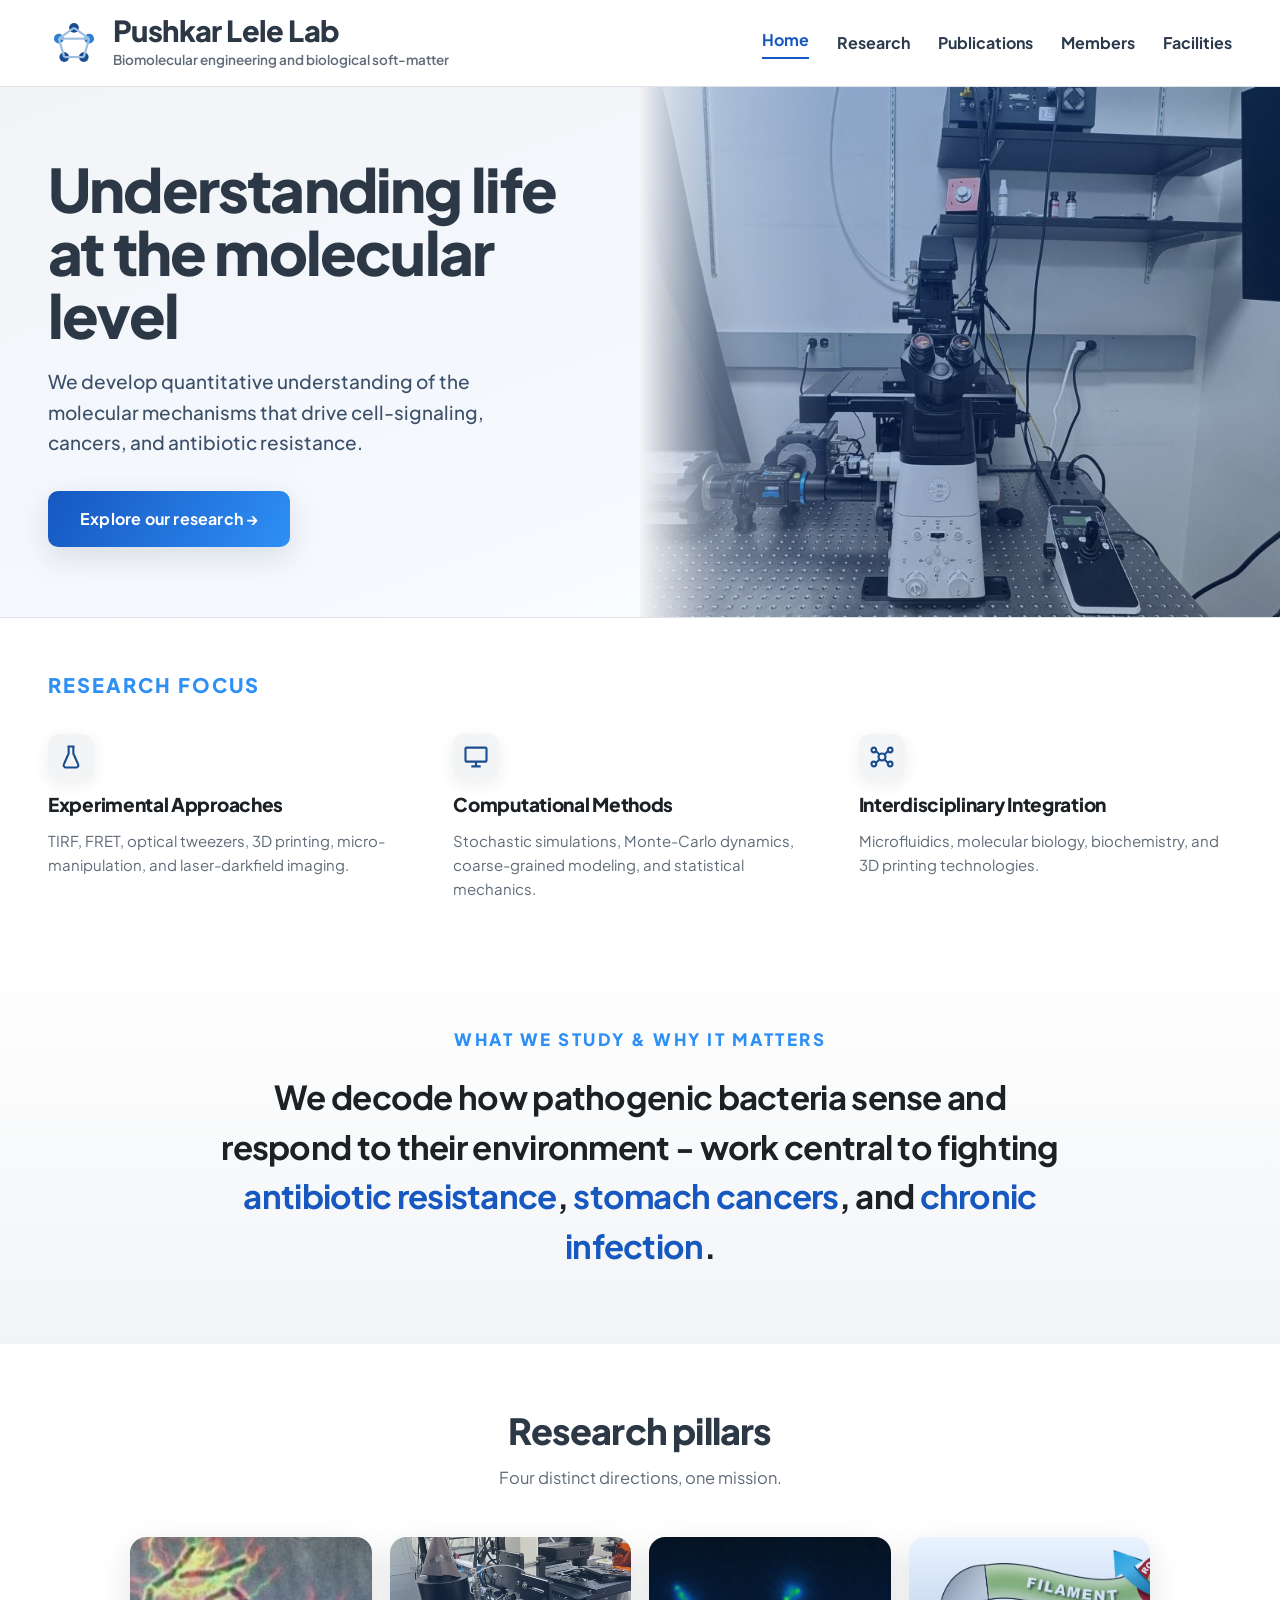
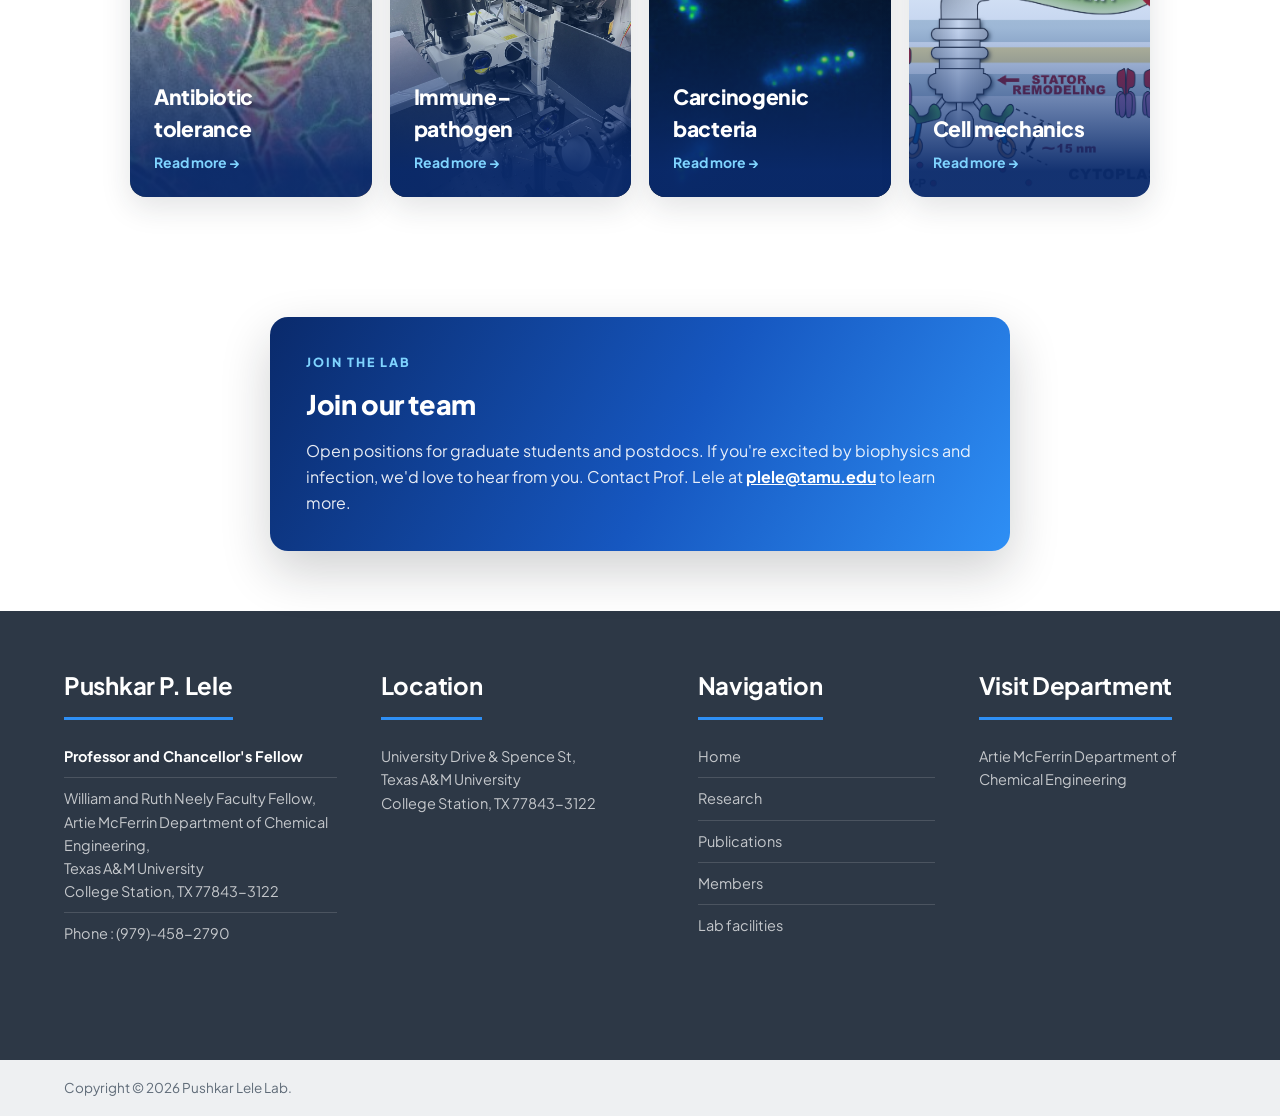
<file: lele-blue-premium- final.html>
<!DOCTYPE html>
<html lang="en">
<head>
<meta charset="UTF-8">
<meta name="viewport" content="width=device-width, initial-scale=1.0">
<title>Pushkar Lele Lab - Blue v2</title>
<link rel="icon" href="data:image/svg+xml,<svg xmlns=%22http://www.w3.org/2000/svg%22 viewBox=%220 0 100 100%22><text y=%22.9em%22 font-size=%2290%22>%F0%9F%94%AC</text></svg>">
<link rel="preconnect" href="https://fonts.googleapis.com">
<link rel="preconnect" href="https://fonts.gstatic.com" crossorigin>
<link href="https://fonts.googleapis.com/css2?family=Plus+Jakarta+Sans:wght@400;500;600;700;800&display=swap" rel="stylesheet">
<style>
  :root{
    --sans:'Plus Jakarta Sans', system-ui, sans-serif;
    --blue:#1657c0; --blue-deep:#2d3846; --blue-bright:#2e8ff5; --sky:#f2f4f6; --sky2:#e2e6ea;
    --cyan:#00c2d1; --accent:#ff8a3d;
    --line:#dfe3e8; --ink:#1c2126; --muted:#5f6b78;
    --grad-hero:linear-gradient(120deg,#0a2a6b 0%,#1657c0 55%,#2e8ff5 100%);
    --grad-cta:linear-gradient(120deg,#1657c0,#2e8ff5);
    --grad-accent:linear-gradient(120deg,#2e8ff5,#00c2d1);
    --shadow-sm:0 4px 16px rgba(30,35,45,.08);
    --shadow-md:0 10px 30px rgba(30,35,45,.13);
    --shadow-lg:0 20px 50px rgba(20,24,32,.20);
  }
  *{margin:0;padding:0;box-sizing:border-box;}
  body{font-family:var(--sans); color:var(--ink); background:#fff; line-height:1.5;}
  em{font-style:italic;}
  .ph{color:var(--blue-bright); font-weight:600; font-style:italic;}

  .page{display:none;} .page.show{display:block;}

  /* sticky navbar */
  .nav{position:sticky; top:0; z-index:800; display:flex; align-items:center; justify-content:space-between; padding:16px 48px; background:rgba(255,255,255,.96); backdrop-filter:blur(8px); border-bottom:1px solid var(--line);}
  .brandbox{display:flex; align-items:center; gap:13px;}
  .brandname{font-family:var(--sans); font-weight:800; font-size:29px; color:var(--blue-deep); line-height:1; letter-spacing:-.6px;}
  .brandsub{font-family:var(--sans); font-size:13.5px; color:var(--muted); font-weight:600; margin-top:5px;}
  .menu{display:flex; align-items:center; gap:28px; font-family:var(--sans); font-weight:700; font-size:16px; color:#2b3a4d;} .menu span{cursor:pointer;} .menu span:hover{color:var(--blue);}
  .menu .on{color:var(--blue); border-bottom:2px solid var(--blue); padding-bottom:5px;}
  .menu .cta{background:var(--grad-cta); color:#fff; padding:12px 22px; border-radius:9px; box-shadow:var(--shadow-sm); letter-spacing:.2px;}

  .logo-svg{width:52px; height:52px; flex-shrink:0;}

  .band{position:relative; padding:60px 48px; color:#fff; overflow:hidden; text-align:center;}
  .band-img{position:absolute; inset:0; background-size:cover; background-position:center;}
  .band-tint{position:absolute; inset:0; background:linear-gradient(125deg, rgba(10,42,107,.92), rgba(22,87,192,.82) 60%, rgba(46,143,245,.7));}
  .band-c{position:relative;}
  .band .ey{font-family:var(--sans); font-weight:800; font-size:13px; letter-spacing:3px; color:#7fd4ff; margin-bottom:14px; text-transform:uppercase;}
  .band h1{font-family:var(--sans); font-weight:800; font-size:48px; line-height:1.08; letter-spacing:-1px;}
  .band p{font-family:var(--sans); font-size:18px; opacity:.95; margin-top:14px; max-width:660px; margin-left:auto; margin-right:auto; font-weight:500;}

  .wrap{max-width:1100px; margin:0 auto; padding:60px 40px;}
  .sec-title{font-family:var(--sans); font-weight:800; font-size:36px; color:var(--blue-deep); text-align:center; margin-bottom:8px; letter-spacing:-.8px;}
  .sec-sub{font-family:var(--sans); font-size:16.5px; color:var(--muted); text-align:center; margin-bottom:46px;}

  .foot{background:var(--blue-deep); color:rgba(255,255,255,.72); padding:56px 64px 40px; display:grid; grid-template-columns:1.15fr 1.15fr 1fr 1fr; gap:44px; font-family:var(--sans); font-size:14.5px;}
  .foot a{color:#9fd0f5; text-decoration:none; cursor:pointer;}
  .foot .fcol h4{color:#fff; font-size:24px; font-weight:700; letter-spacing:-.3px; display:inline-block; margin-bottom:16px; padding-bottom:14px; border-bottom:3px solid var(--blue-bright);}
  .foot .fcol div{margin-bottom:0; line-height:1.6; padding:9px 0; border-bottom:1px solid rgba(255,255,255,.14);}
  .foot .fcol div:last-of-type{border-bottom:none;}
  .foot .fcol div b{color:#fff;}
  .foot .fcol .fnav-item{cursor:pointer;}
  .foot .fcol .fnav-item:hover{color:#fff;}
  .foot .fmap{width:100%; height:190px; border:0; border-radius:8px; margin-top:6px; display:block;}
  .fbottom{background:#eef0f2; color:var(--muted); padding:18px 64px; font-family:var(--sans); font-size:13.5px;}

  /* ===== HOME hero (split, light, like reference) ===== */
  .hero{display:grid; grid-template-columns:1fr 1fr; min-height:460px; background:linear-gradient(160deg,var(--sky) 0%, #f5f9ff 60%, #fff 100%);}
  .hero-l{padding:70px 20px 70px 48px; display:flex; flex-direction:column; justify-content:center;}
  .hero-l h1{font-family:var(--sans); font-weight:800; font-size:60px; line-height:1.05; color:var(--blue-deep); letter-spacing:-1.8px; margin-bottom:20px;}
  .hero-underline{display:none;}
  .hero-l p{font-family:var(--sans); font-size:19px; line-height:1.6; color:#3d5069; max-width:440px; margin-bottom:34px; font-weight:500;}
  .hero-l .cta{background:var(--grad-cta); color:#fff; font-weight:700; font-size:16px; padding:16px 32px; border-radius:10px; display:inline-flex; align-items:center; gap:10px; width:fit-content; box-shadow:var(--shadow-md); letter-spacing:.2px;}
  .hero-r{position:relative; overflow:hidden;}
  .hero-r .img{position:absolute; inset:0; background-image:url('Group/photos/micr-1.jpg'); background-size:cover; background-position:center;}
  .hero-r .tint{position:absolute; inset:0; background:linear-gradient(90deg, var(--sky) 0%, rgba(238,244,251,.35) 12%, rgba(238,244,251,0) 30%), linear-gradient(160deg, rgba(22,87,192,.4) 0%, rgba(10,42,107,.32) 100%);}

  .rf{background:#fff; border-top:1px solid var(--line); padding:52px 48px;}
  .rf-head{font-family:var(--sans); font-weight:800; font-size:20px; color:var(--blue-bright); margin-bottom:34px; letter-spacing:2px; text-transform:uppercase;}
  .rf-grid{display:grid; grid-template-columns:repeat(3,1fr); gap:32px; align-items:start;}
  .rf-item{display:flex; flex-direction:column; gap:10px;}
  .rf-icon{width:46px; height:46px; color:var(--blue); background:var(--sky); padding:9px; border-radius:12px; box-shadow:var(--shadow-sm);}
  .rf-item h4{font-family:var(--sans); font-weight:800; font-size:19px; color:var(--ink); letter-spacing:-.3px;}
  .rf-item p{font-family:var(--sans); font-size:15px; color:var(--muted); line-height:1.6;}
  .rf-feature{background:var(--sky); border-radius:12px; overflow:hidden; display:flex; flex-direction:column;}
  .rf-feature .fimg{height:110px; background-image:url('https://images.unsplash.com/photo-1607000975931-2b1ae9c75d3a?w=600&q=80'); background-size:cover; background-position:center;}
  .rf-feature .ftext{padding:16px;}
  .rf-feature .ftext p{font-family:var(--sans); font-size:13.5px; color:#44566a; line-height:1.55; margin-bottom:8px;}
  .rf-feature .ftext a{font-family:var(--sans); font-size:13.5px; font-weight:600; color:var(--blue-bright); text-decoration:none;}

  .mission{background:linear-gradient(180deg,#fff,var(--sky)); text-align:center; padding:74px 40px;}
  .mission .ey{font-family:var(--sans); font-weight:800; font-size:17px; letter-spacing:2.5px; color:var(--blue-bright); margin-bottom:20px; text-transform:uppercase;}
  .mission .lead{font-family:var(--sans); font-weight:700; font-size:33px; line-height:1.5; color:var(--ink); max-width:860px; margin:0 auto; letter-spacing:-.7px;}
  .mission .lead b{color:var(--blue);}

  .grid4{display:grid; grid-template-columns:repeat(4,1fr); gap:18px;}
  .pill{position:relative; height:260px; border-radius:16px; overflow:hidden; display:flex; flex-direction:column; justify-content:flex-end; padding:24px; color:#fff; box-shadow:var(--shadow-md); transition:transform .25s, box-shadow .25s;}
  .pill-img{position:absolute; inset:0; background-size:cover; background-position:center;}
  .pill-grad{position:absolute; inset:0; background:linear-gradient(0deg, rgba(10,42,107,.96) 10%, rgba(22,87,192,.25) 65%, rgba(46,143,245,.1));}
  .pill h3{position:relative; font-family:var(--sans); font-weight:800; font-size:21px; margin-bottom:8px; letter-spacing:-.3px;}
  .pill a{position:relative; font-family:var(--sans); color:#7fd4ff; font-weight:700; font-size:14px; text-decoration:none;}

  .lower{max-width:1100px; margin:0 auto; padding:60px 40px; display:grid; grid-template-columns:1.5fr 1fr; gap:46px;}
  .news .ey{font-family:var(--sans); font-weight:800; font-size:13px; letter-spacing:2px; color:var(--blue-bright); margin-bottom:22px; text-transform:uppercase;}
  .ni{padding:16px 0; border-bottom:1px solid var(--line); display:flex; gap:20px;}
  .ni .d{font-family:var(--sans); font-weight:800; font-size:12px; letter-spacing:1px; color:var(--blue-bright); min-width:84px; padding-top:4px;}
  .ni .t{font-family:var(--sans); font-weight:600; font-size:17.5px; line-height:1.45; color:var(--ink);}
  .join{background:var(--grad-hero); border:none; border-radius:18px; padding:36px; box-shadow:var(--shadow-lg);}
  .join .ey{font-family:var(--sans); font-weight:800; font-size:12.5px; letter-spacing:2px; color:#7fd4ff; margin-bottom:12px; text-transform:uppercase;}
  .join h3{font-family:var(--sans); font-weight:800; font-size:27px; color:#fff; margin-bottom:14px; letter-spacing:-.4px;}
  .join p{font-family:var(--sans); font-size:16px; color:rgba(255,255,255,.9); line-height:1.6;}
  .join a{color:#fff; font-weight:700; text-decoration:underline;}

  /* RESEARCH */
  .rblock{display:grid; grid-template-columns:1fr 1fr; gap:40px; align-items:center; margin-bottom:52px;}
  .rblock:nth-child(even) .rtext{order:2;}
  .rimg{height:300px; border-radius:16px; background-size:cover; background-position:center; box-shadow:var(--shadow-md);}
  .rtext h3{font-family:var(--sans); font-weight:800; font-size:29px; color:var(--blue-deep); margin-bottom:16px; letter-spacing:-.6px;}
  .rtext p{font-family:var(--sans); font-size:17px; line-height:1.7; color:#39485a;}

  /* PUBLICATIONS */
  /* MEMBERS - one group, no split */
  .pi-card{display:grid; grid-template-columns:200px 1fr; gap:32px; background:#fff; box-shadow:0 4px 20px rgba(26,77,143,.06); border:1px solid var(--line); border-radius:14px; padding:32px; margin-bottom:44px;}
  .pi-photo{width:200px; height:230px; border-radius:10px; background-size:cover; background-position:center;}
  .pi-info h3{font-family:var(--sans); font-weight:800; font-size:31px; color:var(--blue-deep); margin-bottom:6px; letter-spacing:-.5px;}
  .pi-info .role{font-family:var(--sans); font-weight:600; font-size:15px; color:var(--blue-bright); margin-bottom:16px;}
  .pi-info p{font-family:var(--sans); font-size:15px; line-height:1.6; color:#39485a; margin-bottom:14px;}
  .pi-info .cred{font-family:var(--sans); font-size:13.5px; color:var(--muted); line-height:1.7;}
  .role-title{font-family:var(--sans); font-weight:800; font-size:24px; color:var(--blue-deep); margin:0 0 24px; letter-spacing:-.4px;}
  .mgrid{display:grid; grid-template-columns:repeat(4,1fr); gap:24px;}
  .mcard{text-align:center;}
  .mcard .av{width:100%; aspect-ratio:1; border-radius:14px; background-size:cover; background-position:center; margin-bottom:14px; box-shadow:var(--shadow-sm);}
  .mcard .nm{font-family:var(--sans); font-weight:800; font-size:17px; color:var(--ink);}
  .mcard .rl{font-family:var(--sans); font-size:12.5px; color:var(--muted); margin-top:2px;}
  .alumni{background:#f7fafd; border:1px solid var(--line); border-radius:12px; padding:28px 32px; margin-top:40px;}
  .alumni h3{font-family:var(--sans); font-weight:700; font-size:20px; color:var(--blue-deep); margin-bottom:16px;}
  .alumni .ag{columns:2; column-gap:40px; font-family:var(--sans); font-size:14px; line-height:1.9; color:#39485a;}

  /* FACILITIES */
  .fcard{display:grid; grid-template-columns:1fr 1fr; gap:32px; align-items:center; margin-bottom:40px; background:#fff; border:1px solid var(--line); border-radius:14px; overflow:hidden;}
  .fcard:nth-child(even) .ftext2{order:2;}
  .fimg2{height:250px; background-size:cover; background-position:center;}
  .ftext2{padding:32px;}
  .ftext2 h3{font-family:var(--sans); font-weight:700; font-size:22px; color:var(--blue-deep); margin-bottom:12px;}
  .ftext2 ul{font-family:var(--sans); font-size:15px; line-height:1.8; color:#39485a; padding-left:20px;}

  /* NEWS */
  .timeline{max-width:760px; margin:0 auto;}
  .tl{display:flex; gap:24px; padding-bottom:32px;}
  .tl .date{font-family:var(--sans); font-weight:700; font-size:13px; color:var(--blue-bright); min-width:110px; text-align:right; padding-top:3px;}
  .tl .dot{position:relative; width:14px; flex-shrink:0;}
  .tl .dot::before{content:''; position:absolute; left:3px; top:6px; width:8px; height:8px; border-radius:50%; background:var(--blue);}
  .tl .dot::after{content:''; position:absolute; left:6px; top:6px; bottom:-32px; width:2px; background:var(--line);}
  .tl:last-child .dot::after{display:none;}
  .tl .body h4{font-family:var(--sans); font-weight:700; font-size:18px; color:var(--ink); margin-bottom:5px;}
  .tl .body p{font-family:var(--sans); font-size:14.5px; color:var(--muted); line-height:1.55;}

  /* ===== publications: single continuous list ===== */
  .publist{max-width:900px; margin:0 auto;}
  .listhead{display:flex; align-items:center; gap:16px; margin-bottom:28px;}
  .listhead h2{font-family:var(--sans); font-weight:800; font-size:30px; color:var(--blue-deep); letter-spacing:-.6px; white-space:nowrap;}
  .listrule{flex:1; height:3px; background:var(--grad-accent); border-radius:2px; opacity:.55;}
  .listcount{font-family:var(--sans); font-weight:700; font-size:12.5px; letter-spacing:1px; text-transform:uppercase; color:var(--blue-bright); white-space:nowrap;}
  .pubitem{display:flex; gap:18px; padding:20px 22px; border-radius:12px; transition:background .18s, transform .18s; align-items:flex-start;}
  .pubitem:hover{background:var(--sky); transform:translateX(3px);}
  .pnum{font-family:var(--sans); font-weight:800; font-size:13px; color:var(--blue-bright); background:var(--sky); border-radius:8px; min-width:32px; height:32px; display:flex; align-items:center; justify-content:center; flex-shrink:0; margin-top:2px;}
  .pubitem:hover .pnum{background:#fff;}
  .ptitle{font-family:var(--sans); font-weight:700; font-size:17px; line-height:1.45; color:var(--ink); margin-bottom:6px; letter-spacing:-.2px;}
  .pauth{font-family:var(--sans); font-size:14.5px; line-height:1.5; color:var(--muted); margin-bottom:5px;}
  .pjour{font-family:var(--sans); font-size:14.5px; color:var(--blue); font-weight:600; font-style:italic;}
  .pyear{font-style:normal; font-weight:700; color:var(--muted);}
  .pill:hover{transform:translateY(-6px); box-shadow:var(--shadow-lg);}
  .mcard{transition:transform .2s;} .mcard:hover{transform:translateY(-5px);}

  /* member profile page */
  .prof-hero{background:var(--grad-hero); color:#fff; padding:56px 48px;}
  .prof-inner{max-width:1000px; margin:0 auto; display:grid; grid-template-columns:220px 1fr; gap:40px; align-items:center;}
  .prof-photo{width:220px; height:250px; border-radius:16px; background-size:cover; background-position:center; box-shadow:var(--shadow-lg);}
  .prof-head .back{font-family:var(--sans); font-weight:700; font-size:13px; color:#9fd0f5; cursor:pointer; margin-bottom:14px; display:inline-block;}
  .prof-head h1{font-family:var(--sans); font-weight:800; font-size:40px; letter-spacing:-.8px; margin-bottom:8px;}
  .prof-head .r{font-family:var(--sans); font-weight:600; font-size:17px; color:#bfe0ff; margin-bottom:16px;}
  .prof-head .links{display:flex; gap:12px; flex-wrap:wrap;}
  .prof-head .links a{font-family:var(--sans); font-weight:600; font-size:13px; background:rgba(255,255,255,.15); color:#fff; padding:8px 16px; border-radius:8px; text-decoration:none;}
  .prof-body{max-width:1000px; margin:0 auto; padding:56px 48px; display:grid; grid-template-columns:2fr 1fr; gap:48px;}
  .prof-body h3{font-family:var(--sans); font-weight:800; font-size:22px; color:var(--blue-deep); margin:0 0 14px; letter-spacing:-.4px;}
  .prof-body p{font-family:var(--sans); font-size:16px; line-height:1.7; color:#39485a; margin-bottom:18px;}
  .prof-side{background:var(--sky); border:1px solid var(--line); border-radius:14px; padding:28px; height:fit-content;}
  .prof-side h4{font-family:var(--sans); font-weight:800; font-size:13px; letter-spacing:1.5px; text-transform:uppercase; color:var(--blue-bright); margin-bottom:14px;}
  .prof-side .row{font-family:var(--sans); font-size:14.5px; color:var(--ink); margin-bottom:12px; line-height:1.5;}
  .prof-side .row b{display:block; color:var(--muted); font-size:12px; font-weight:700; text-transform:uppercase; letter-spacing:.5px; margin-bottom:2px;}
  .prof-tags{display:flex; flex-wrap:wrap; gap:8px; margin-top:6px;}
  .prof-tags span{font-family:var(--sans); font-size:12.5px; font-weight:600; background:#fff; border:1px solid var(--line); color:var(--blue); padding:6px 12px; border-radius:20px;}

  @media(max-width:820px){ .hero{grid-template-columns:1fr;} .rf-grid{grid-template-columns:1fr 1fr;} .grid4,.mgrid{grid-template-columns:1fr 1fr;} .lower,.rblock,.fcard,.foot{grid-template-columns:1fr;} }
</style>
</head>
<body>

<!-- HOME -->
<div class="page show" id="home">
  <div class="nav">
    <div class="brandbox">
      <svg class="logo-svg" viewBox="0 0 48 48" fill="none" xmlns="http://www.w3.org/2000/svg">
        <circle cx="24" cy="10" r="4.5" fill="#1a4d8f"/>
        <circle cx="10" cy="20" r="4.5" fill="#2b7fd4"/>
        <circle cx="38" cy="20" r="4.5" fill="#2b7fd4"/>
        <circle cx="15" cy="37" r="4.5" fill="#1a4d8f"/>
        <circle cx="33" cy="37" r="4.5" fill="#1a4d8f"/>
        <line x1="24" y1="10" x2="10" y2="20" stroke="#9fbfe0" stroke-width="2"/>
        <line x1="24" y1="10" x2="38" y2="20" stroke="#9fbfe0" stroke-width="2"/>
        <line x1="10" y1="20" x2="15" y2="37" stroke="#9fbfe0" stroke-width="2"/>
        <line x1="38" y1="20" x2="33" y2="37" stroke="#9fbfe0" stroke-width="2"/>
        <line x1="15" y1="37" x2="33" y2="37" stroke="#9fbfe0" stroke-width="2"/>
        <line x1="10" y1="20" x2="38" y2="20" stroke="#9fbfe0" stroke-width="2"/>
      </svg>
      <div><div class="brandname">Pushkar Lele Lab</div><div class="brandsub">Biomolecular engineering and biological soft-matter</div></div>
    </div>
    <div class="menu"><span class="on" onclick="go('home')">Home</span><span onclick="go('research')">Research</span><span onclick="go('pubs')">Publications</span><span onclick="go('members')">Members</span><span onclick="go('facilities')">Facilities</span></div>
  </div>

  <div class="hero">
    <div class="hero-l">
      <h1>Understanding life at the molecular level</h1>
      <div class="hero-underline"></div>
      <p>We develop quantitative understanding of the molecular mechanisms that drive cell-signaling, cancers, and antibiotic resistance.</p>
      <a class="cta" onclick="go('research')" style="cursor:pointer;">Explore our research →</a>
    </div>
    <div class="hero-r"><div class="img"></div><div class="tint"></div></div>
  </div>

  <div class="rf">
    <div class="rf-head">Research Focus</div>
    <div class="rf-grid">
      <div class="rf-item">
        <svg class="rf-icon" viewBox="0 0 24 24" fill="none" stroke="#1a4d8f" stroke-width="1.8"><path d="M9 3h6M10 3v6l-4 9a2 2 0 002 3h8a2 2 0 002-3l-4-9V3"/></svg>
        <h4>Experimental Approaches</h4>
        <p>TIRF, FRET, optical tweezers, 3D printing, micro-manipulation, and laser-darkfield imaging.</p>
      </div>
      <div class="rf-item">
        <svg class="rf-icon" viewBox="0 0 24 24" fill="none" stroke="#1a4d8f" stroke-width="1.8"><rect x="3" y="4" width="18" height="12" rx="1"/><path d="M8 20h8M12 16v4"/></svg>
        <h4>Computational Methods</h4>
        <p>Stochastic simulations, Monte-Carlo dynamics, coarse-grained modeling, and statistical mechanics.</p>
      </div>
      <div class="rf-item">
        <svg class="rf-icon" viewBox="0 0 24 24" fill="none" stroke="#1a4d8f" stroke-width="1.8"><circle cx="12" cy="12" r="3"/><circle cx="5" cy="6" r="2"/><circle cx="19" cy="6" r="2"/><circle cx="5" cy="18" r="2"/><circle cx="19" cy="18" r="2"/><path d="M7 7l3 3M17 7l-3 3M7 17l3-3M17 17l-3-3"/></svg>
        <h4>Interdisciplinary Integration</h4>
        <p>Microfluidics, molecular biology, biochemistry, and 3D printing technologies.</p>
      </div>
      </div></div>

  <div class="mission"><div class="ey">WHAT WE STUDY &amp; WHY IT MATTERS</div><div class="lead">We decode how pathogenic bacteria sense and respond to their environment - work central to fighting <b>antibiotic resistance</b>, <b>stomach cancers</b>, and <b>chronic infection</b>.</div></div>

  <div class="wrap"><div class="sec-title">Research pillars</div><div class="sec-sub">Four distinct directions, one mission.</div>
    <div class="grid4">
      <div class="pill" onclick="goSection('research','pillar-antibiotic')" style="cursor:pointer;"><div class="pill-img" style="background-image:url('Group/photos/bac.jpg')"></div><div class="pill-grad"></div><h3>Antibiotic tolerance</h3><a>Read more →</a></div>
      <div class="pill" onclick="goSection('research','pillar-immune')" style="cursor:pointer;"><div class="pill-img" style="background-image:url('Group/photos/traps-scaled.jpeg')"></div><div class="pill-grad"></div><h3>Immune–pathogen</h3><a>Read more →</a></div>
      <div class="pill" onclick="goSection('research','pillar-carcinogenic')" style="cursor:pointer;"><div class="pill-img" style="background-image:url('Group/photos/v4.jpg')"></div><div class="pill-grad"></div><h3>Carcinogenic bacteria</h3><a>Read more →</a></div>
      <div class="pill" onclick="goSection('research','pillar-mechanics')" style="cursor:pointer;"><div class="pill-img" style="background-image:url('Group/photos/Fig1.jpg')"></div><div class="pill-grad"></div><h3>Cell mechanics</h3><a>Read more →</a></div>
    </div>
  </div>

  <div class="lower" style="grid-template-columns:1fr; max-width:820px;">
    <div class="join"><div class="ey">JOIN THE LAB</div><h3>Join our team</h3><p>Open positions for graduate students and postdocs. If you're excited by biophysics and infection, we'd love to hear from you. Contact Prof. Lele at <a href="mailto:plele@tamu.edu">plele@tamu.edu</a> to learn more.</p></div>
  </div>
  <div class="foot"><div class="fcol"><h4>Pushkar P. Lele</h4><div><b>Professor and Chancellor's Fellow</b></div><div>William and Ruth Neely Faculty Fellow,<br>Artie McFerrin Department of Chemical Engineering,<br>Texas A&amp;M University<br>College Station, TX 77843-3122</div><div>Phone : (979)-458-2790</div></div><div class="fcol"><h4>Location</h4><div>University Drive &amp; Spence St,<br>Texas A&amp;M University<br>College Station, TX 77843-3122</div><iframe class="fmap" src="https://maps.google.com/maps?q=College+Station,+TX+77843&amp;z=14&amp;output=embed" loading="lazy" referrerpolicy="no-referrer-when-downgrade"></iframe></div><div class="fcol"><h4>Navigation</h4><div class="fnav-item" onclick="go('home')">Home</div><div class="fnav-item" onclick="go('research')">Research</div><div class="fnav-item" onclick="go('pubs')">Publications</div><div class="fnav-item" onclick="go('members')">Members</div><div class="fnav-item" onclick="go('facilities')">Lab facilities</div></div><div class="fcol"><h4>Visit Department</h4><div>Artie McFerrin Department of Chemical Engineering</div></div></div>
  <div class="fbottom">Copyright &copy; 2026 Pushkar Lele Lab.</div>
</div>
<div class="page" id="research">
<div class="nav"><div class="brandbox"><svg class="logo-svg" viewBox="0 0 48 48" fill="none" xmlns="http://www.w3.org/2000/svg"><circle cx="24" cy="10" r="4.5" fill="#1a4d8f"/><circle cx="10" cy="20" r="4.5" fill="#2b7fd4"/><circle cx="38" cy="20" r="4.5" fill="#2b7fd4"/><circle cx="15" cy="37" r="4.5" fill="#1a4d8f"/><circle cx="33" cy="37" r="4.5" fill="#1a4d8f"/><line x1="24" y1="10" x2="10" y2="20" stroke="#9fbfe0" stroke-width="2"/><line x1="24" y1="10" x2="38" y2="20" stroke="#9fbfe0" stroke-width="2"/><line x1="10" y1="20" x2="15" y2="37" stroke="#9fbfe0" stroke-width="2"/><line x1="38" y1="20" x2="33" y2="37" stroke="#9fbfe0" stroke-width="2"/><line x1="15" y1="37" x2="33" y2="37" stroke="#9fbfe0" stroke-width="2"/><line x1="10" y1="20" x2="38" y2="20" stroke="#9fbfe0" stroke-width="2"/></svg> <div><div class="brandname">Pushkar Lele Lab</div><div class="brandsub">Biomolecular engineering and biological soft-matter</div></div></div><div class="menu">
<span onclick="go('home')">Home</span>
<span class="on" onclick="go('research')">Research</span>
<span onclick="go('pubs')">Publications</span>
<span onclick="go('members')">Members</span>
<span onclick="go('facilities')">Facilities</span>

</div></div>
  <div class="band"><div class="band-img" style="background-image:url('https://images.unsplash.com/photo-1559757148-5c350d0d3c56?w=1600&q=80')"></div><div class="band-tint"></div><div class="band-c"><div class="ey">OUR RESEARCH</div><h1>Mechanisms of infection &amp; resistance</h1><p>We deploy computational and experimental approaches to investigate how pathogens perceive and respond to environmental stresses.</p></div></div>
  <div class="wrap">
    <div class="rblock" id="pillar-antibiotic"><div class="rtext"><h3>Antibiotic tolerance</h3><p>We study the mechanisms by which bacteria develop tolerance against beta-lactam antibiotics, focusing on epigenetic phenomena and short-time adaptations. Working at the single-cell level, we correlate adaptive responses with alterations in the mechanical properties of the bacterial cell wall.</p></div><div class="rimg" style="background-image:url('Group/photos/bac.jpg')"></div></div>
    <div class="rblock" id="pillar-immune"><div class="rtext"><h3>Immune–pathogen interactions</h3><p>The innate immune system is our first line of defense against infection. We investigate how neutrophils exhibit diverse responses when targeting pathogenic bacteria, combining microfluidics, optical trapping, and single-molecule imaging.</p></div><div class="rimg" style="background-image:url('Group/photos/traps-scaled.jpeg')"></div></div>
    <div class="rblock" id="pillar-carcinogenic"><div class="rtext"><h3>Spread of carcinogenic bacteria</h3><p><em>Helicobacter pylori</em> infections are a major cause of peptic ulcers and gastric cancers. We investigate how the chemotaxis signaling network modulates <em>H. pylori</em>'s flagellar functions to promote colonization.</p></div><div class="rimg" style="background-image:url('Group/photos/v4.jpg')"></div></div>
    <div class="rblock" id="pillar-mechanics"><div class="rtext"><h3>Cell mechanics &amp; mechanosensing</h3><p>Bacteria must sense attachment to a surface before establishing biofilms. We research mechanosensing in bacteria to determine how biofilms form, building on the discovery that flagellar protein components function as mechanosensors.</p></div><div class="rimg" style="background-image:url('Group/photos/Fig1.jpg')"></div></div>
  </div>
<div class="foot"><div class="fcol"><h4>Pushkar P. Lele</h4><div><b>Professor and Chancellor's Fellow</b></div><div>William and Ruth Neely Faculty Fellow,<br>Artie McFerrin Department of Chemical Engineering,<br>Texas A&amp;M University<br>College Station, TX 77843-3122</div><div>Phone : (979)-458-2790</div></div><div class="fcol"><h4>Location</h4><div>University Drive &amp; Spence St,<br>Texas A&amp;M University<br>College Station, TX 77843-3122</div><iframe class="fmap" src="https://maps.google.com/maps?q=College+Station,+TX+77843&amp;z=14&amp;output=embed" loading="lazy" referrerpolicy="no-referrer-when-downgrade"></iframe></div><div class="fcol"><h4>Navigation</h4><div class="fnav-item" onclick="go('home')">Home</div><div class="fnav-item" onclick="go('research')">Research</div><div class="fnav-item" onclick="go('pubs')">Publications</div><div class="fnav-item" onclick="go('members')">Members</div><div class="fnav-item" onclick="go('facilities')">Lab facilities</div></div><div class="fcol"><h4>Visit Department</h4><div>Artie McFerrin Department of Chemical Engineering</div></div></div>
<div class="fbottom">Copyright &copy; 2026 Pushkar Lele Lab.</div>
</div>
<div class="page" id="pubs">
<div class="nav"><div class="brandbox"><svg class="logo-svg" viewBox="0 0 48 48" fill="none" xmlns="http://www.w3.org/2000/svg"><circle cx="24" cy="10" r="4.5" fill="#1a4d8f"/><circle cx="10" cy="20" r="4.5" fill="#2b7fd4"/><circle cx="38" cy="20" r="4.5" fill="#2b7fd4"/><circle cx="15" cy="37" r="4.5" fill="#1a4d8f"/><circle cx="33" cy="37" r="4.5" fill="#1a4d8f"/><line x1="24" y1="10" x2="10" y2="20" stroke="#9fbfe0" stroke-width="2"/><line x1="24" y1="10" x2="38" y2="20" stroke="#9fbfe0" stroke-width="2"/><line x1="10" y1="20" x2="15" y2="37" stroke="#9fbfe0" stroke-width="2"/><line x1="38" y1="20" x2="33" y2="37" stroke="#9fbfe0" stroke-width="2"/><line x1="15" y1="37" x2="33" y2="37" stroke="#9fbfe0" stroke-width="2"/><line x1="10" y1="20" x2="38" y2="20" stroke="#9fbfe0" stroke-width="2"/></svg> <div><div class="brandname">Pushkar Lele Lab</div><div class="brandsub">Biomolecular engineering and biological soft-matter</div></div></div><div class="menu">
<span onclick="go('home')">Home</span>
<span onclick="go('research')">Research</span>
<span class="on" onclick="go('pubs')">Publications</span>
<span onclick="go('members')">Members</span>
<span onclick="go('facilities')">Facilities</span>

</div></div>
  <div class="band"><div class="band-img" style="background-image:url('https://images.unsplash.com/photo-1532153955177-f59af40d6472?w=1600&q=80')"></div><div class="band-tint"></div><div class="band-c"><div class="ey">PUBLICATIONS</div><h1>Peer-reviewed research</h1><p>A complete record of the lab&rsquo;s peer-reviewed work.</p></div></div>
  <div class="wrap">
    <div class="publist">
      <div class="listhead"><h2>Short List</h2><div class="listrule"></div><span class="listcount">9 selected papers</span></div>
      <div class="pubitem"><div class="pnum">1</div><div class="pbody"><div class="ptitle">Facilitated search and funneling at the cellular scale enable motile bacteria to penetrate extreme confinements</div><div class="pauth">P. Subrahmaniyan, S. Mukhopadhyay, R. Bishayi, R. Gupta, A. Johri, J. Janeev, N. Chaubal, A. Katiyar, T.P. Lele, P.P. Lele</div><div class="pjour">Communications Physics <span class="pyear">2026 (accepted)</span></div></div></div>
<div class="pubitem"><div class="pnum">2</div><div class="pbody"><div class="ptitle">Heterogeneous Distribution of Proton-Motive Force in Nonheritable Antibiotic Resistance</div><div class="pauth">A. H. Lee, R. Gupta, H. N. Nguyen, I. R. Schmitz, D. A. Siegele, and P. P. Lele</div><div class="pjour">mBio <span class="pyear">2023</span></div></div></div>
<div class="pubitem"><div class="pnum">3</div><div class="pbody"><div class="ptitle">Mechanosensitive recruitment of stator units promotes binding of the response regulator CheY-P to the flagellar motor</div><div class="pauth">J. D. Antani, R. Gupta, A. H. Lee, K. Y. Rhee, M. D. Manson &amp; P. P. Lele</div><div class="pjour">Nature Communications <span class="pyear">2021</span></div></div></div>
<div class="pubitem"><div class="pnum">4</div><div class="pbody"><div class="ptitle">Asymmetric random walks reveal that the chemotaxis network modulates flagellar rotational bias in <em>Helicobacter pylori</em></div><div class="pauth">J. Antani, A. X. Sumali, T. P. Lele, P. P. Lele</div><div class="pjour">eLife <span class="pyear">2021</span></div></div></div>
<div class="pubitem"><div class="pnum">5</div><div class="pbody"><div class="ptitle">Biphasic chemotaxis of <em>Escherichia coli</em> to the microbiota metabolite indole</div><div class="pauth">J. Yang, R. Chawla, K. Rhee, R. Gupta, M. Manson, A. Jayaraman, P. P. Lele</div><div class="pjour">Proceedings of the National Academy of Sciences, USA <span class="pyear">2020, 117 (11) 6114-6120</span></div></div></div>
<div class="pubitem"><div class="pnum">6</div><div class="pbody"><div class="ptitle">The flagellar motor of <em>Caulobacter crescentus</em> generates more torque when a cell swims backward</div><div class="pauth">P. P. Lele, T. Roland, A. Shrivastava, Y. Chen, H. C. Berg</div><div class="pjour">Nature Physics <span class="pyear">2016, 12, 175-178</span></div></div></div>
<div class="pubitem"><div class="pnum">7</div><div class="pbody"><div class="ptitle">Response thresholds in bacterial chemotaxis</div><div class="pauth">P. P. Lele, A. Shrivastava, T. Roland, H. C. Berg</div><div class="pjour">Science Advances <span class="pyear">2015, 1:e1500029s</span></div></div></div>
<div class="pubitem"><div class="pnum">8</div><div class="pbody"><div class="ptitle">Dynamics of mechanosensing in the bacterial flagellar motor</div><div class="pauth">P. P. Lele, Basarab G. Hosu, H. C. Berg</div><div class="pjour">Proceedings of the National Academy of Sciences, USA <span class="pyear">2013, 110 (29), 11839-11844</span></div></div></div>
<div class="pubitem"><div class="pnum">9</div><div class="pbody"><div class="ptitle">Mechanism for adaptive remodeling of the bacterial flagellar switch</div><div class="pauth">P. P. Lele, R. W. Branch, V. Nathan, H. C. Berg</div><div class="pjour">Proceedings of the National Academy of Sciences, USA <span class="pyear">2012, 109 (49), 20018-20022</span></div></div></div>
    </div>

    <div class="publist" style="margin-top:64px;">
      <div class="listhead"><h2>Full List</h2><div class="listrule"></div><span class="listcount">37 publications</span></div>
      <div class="pubitem"><div class="pnum">1</div><div class="pbody"><div class="ptitle">Mechanoplasticity in the response of human neutrophils to bacteria</div><div class="pauth">L. Ghosh, A. Shaji, R. Bishayi, P. Subrahmaniyan, S. Mukhopadhyay, T.P. Lele, P.P. Lele</div><div class="pjour">submitted</div></div></div>
<div class="pubitem"><div class="pnum">2</div><div class="pbody"><div class="ptitle">High-Fidelity Micron-Sized Pattern Transfer to PDMS Molds through UV-Ozone Treated Polymeric Replicas of Silicon Wafers</div><div class="pauth">Adelie Lorge, Romit Bishayi, Prasanth Shanmughan, Sayak Mukhopadhyay, Pravin Subrahmaniyan, P.P. Lele</div><div class="pjour">submitted</div></div></div>
<div class="pubitem"><div class="pnum">3</div><div class="pbody"><div class="ptitle">Facilitated search and funneling at the cellular scale enable motile bacteria to penetrate extreme confinements</div><div class="pauth">P. Subrahmaniyan, S. Mukhopadhyay, R. Bishayi, R. Gupta, A. Johri, J. Janeev, N. Chaubal, A. Katiyar, T.P. Lele, P.P. Lele</div><div class="pjour">Communications Physics <span class="pyear">2026 (accepted)</span></div></div></div>
<div class="pubitem"><div class="pnum">4</div><div class="pbody"><div class="ptitle">Probiotic exopolysaccharide-mediated encapsulation of Indole-3-Acetic Acid: A biocompatible approach for delivery, enhanced stability, and <em>E. coli</em> motility disruption</div><div class="pauth">S. Balyan, S. Mukhopadhyay, D. Chatterjee, V. Dadwal, D.K. Jha, P.P. Lele, B.S. Patil</div><div class="pjour">submitted</div></div></div>
<div class="pubitem"><div class="pnum">5</div><div class="pbody"><div class="ptitle">Scrutinizing Stator Rotation in the Bacterial Flagellum: Reconciling Experiments and Switching Models</div><div class="pauth">A. Joshi, P. P. Lele</div><div class="pjour">Biomolecules <span class="pyear">2025</span></div></div></div>
<div class="pubitem"><div class="pnum">6</div><div class="pbody"><div class="ptitle">Low pH amplifies chemotaxis toward urea in <em>Helicobacter pylori</em></div><div class="pauth">A. Shaji, P. Subrahmaniyan, S. Mukhopadhyay, R. Shin, H. Santhoshkumar, P. P. Lele</div><div class="pjour">Biophysical Journal <span class="pyear">2025</span></div></div></div>
<div class="pubitem"><div class="pnum">7</div><div class="pbody"><div class="ptitle">Urea-loaded PLGA microspheres as point-sources of attractants for <em>Helicobacter pylori</em></div><div class="pauth">P. Shanmughan, P. Subrahmaniyan, D. Bhatnagar, S. Ranganathan, P. P. Lele</div><div class="pjour">Biotechnology and Bioengineering <span class="pyear">2024</span></div></div></div>
<div class="pubitem"><div class="pnum">8</div><div class="pbody"><div class="ptitle">Dynamic Adaptation in Extant Proteins Facilitates Antibiotic Tolerance in Energetic <em>Escherichia coli</em></div><div class="pauth">S. Mukhopadhyay, R. Bishayi, A. Shaji, A. H. Lee, R. Gupta, N. Mohajeri, A. Katiyar, B. McKee, I. R. Schmitz, R. Shin, T.P. Lele, P.P. Lele</div><div class="pjour">under review</div></div></div>
<div class="pubitem"><div class="pnum">9</div><div class="pbody"><div class="ptitle">Matrix stiffness drives drop-like nuclear deformation and lamin A/C dependent YAP nuclear translocation</div><div class="pauth">T. Wang, S. Abolghasemzade, B. P. McKee, I. Singh, K. Pendyala, N. Mohajeri, H. Patel, A. Shaji, A. L. Kersey, K. Harsh, S. Kaur, C. R. Dollahon, S. Chukkapalli, P. P. Lele, D. E. Conway, A. K. Gaharwar, R. B. Dickinson, and T. P. Lele</div><div class="pjour">Nature Communications <span class="pyear">2024</span></div></div></div>
<div class="pubitem"><div class="pnum">10</div><div class="pbody"><div class="ptitle">Reassessing the Standard Chemotaxis Framework for Understanding Biased Migration in <em>Helicobacter pylori</em></div><div class="pauth">J. D. Antani, A. Shaji, R. Gupta, P. P. Lele</div><div class="pjour">Annual Review of Chemical and Biomolecular Engineering <span class="pyear">2023</span></div></div></div>
<div class="pubitem"><div class="pnum">11</div><div class="pbody"><div class="ptitle">Real-time Deduction of Mechanisms and Kinetics Underlying Photocatalytic Water Disinfection</div><div class="pauth">N. A. Vidwans, K. Rhee, P. P. Lele, S. Vaddiraju</div><div class="pjour">ACS ES&amp;T Water <span class="pyear">2023</span></div></div></div>
<div class="pubitem"><div class="pnum">12</div><div class="pbody"><div class="ptitle">Indole is sensed by multiple receptor domains in Tar and Tsr</div><div class="pauth">J. Yang, R. Chawla, K. Y. Rhee, R. Gupta, A. Aditya, P. Rane, M. D. Manson, A. Jayaraman, P. P. Lele</div><div class="pjour">under review</div></div></div>
<div class="pubitem"><div class="pnum">13</div><div class="pbody"><div class="ptitle">Heterogeneous Distribution of Proton-Motive Force in Nonheritable Antibiotic Resistance</div><div class="pauth">A. H. Lee, R. Gupta, H. N. Nguyen, I. R. Schmitz, D. A. Siegele, and P. P. Lele</div><div class="pjour">mBio <span class="pyear">2023</span></div></div></div>
<div class="pubitem"><div class="pnum">14</div><div class="pbody"><div class="ptitle">Editorial: Biological rotary nanomotors</div><div class="pauth">M. D. Manson, R. Gupta, P. P. Lele, J. Liu and T. M. Duncan</div><div class="pjour">Frontiers in Microbiology <span class="pyear">2022</span></div></div></div>
<div class="pubitem"><div class="pnum">15</div><div class="pbody"><div class="ptitle">The nucleus bypasses obstacles by deforming like a drop with surface tension mediated by lamin A/C</div><div class="pauth">A. Katiyar, J. Zhang, J. D. Antani, Y. Yu, P. P. Lele, C. A. Reinhart-King, N. J. Sniadecki, K. J. Roux, R. B. Dickinson, T. P. Lele</div><div class="pjour">Advanced Science <span class="pyear">2022</span></div></div></div>
<div class="pubitem"><div class="pnum">16</div><div class="pbody"><div class="ptitle">Bacterial proprioception: can the bacterium sense its motility?</div><div class="pauth">Rachit Gupta, Junhua Yuan and Pushkar P. Lele</div><div class="pjour">Frontiers in Microbiology <span class="pyear">2022</span></div></div></div>
<div class="pubitem"><div class="pnum">17</div><div class="pbody"><div class="ptitle">Indole modulates cooperative protein-protein interactions in the flagellar motor</div><div class="pauth">Rachit Gupta, Kathy Y. Rhee, Sarah D. Beagle, Ravi Chawla, Nicolas Perdomo, Steve W. Lockless and Pushkar P. Lele</div><div class="pjour">PNAS Nexus <span class="pyear">2022</span></div></div></div>
<div class="pubitem"><div class="pnum">18</div><div class="pbody"><div class="ptitle">Flagellar Sensing of Surfaces</div><div class="pauth">J. Antani &amp; P. P. Lele</div><div class="pjour">Physical Biology <span class="pyear">2021</span></div></div></div>
<div class="pubitem"><div class="pnum">19</div><div class="pbody"><div class="ptitle">Mechanosensitive recruitment of stator units promotes binding of the response regulator CheY-P to the flagellar motor</div><div class="pauth">J. D. Antani, R. Gupta, A. H. Lee, K. Y. Rhee, M. D. Manson &amp; P. P. Lele</div><div class="pjour">Nature Communications <span class="pyear">2021</span></div></div></div>
<div class="pubitem"><div class="pnum">20</div><div class="pbody"><div class="ptitle">Asymmetric random walks reveal that the chemotaxis network modulates flagellar rotational bias in <em>Helicobacter pylori</em></div><div class="pauth">J. Antani, A. X. Sumali, T. P. Lele, P. P. Lele</div><div class="pjour">eLife <span class="pyear">2021</span></div></div></div>
<div class="pubitem"><div class="pnum">21</div><div class="pbody"><div class="ptitle">Biphasic chemotaxis of <em>Escherichia coli</em> to the microbiota metabolite indole</div><div class="pauth">J. Yang, R. Chawla, K. Rhee, R. Gupta, M. Manson, A. Jayaraman, P. P. Lele</div><div class="pjour">Proceedings of the National Academy of Sciences, USA <span class="pyear">2020, 117 (11) 6114-6120</span></div></div></div>
<div class="pubitem"><div class="pnum">22</div><div class="pbody"><div class="ptitle">A method for direct imaging of x-z cross sections of fluorescent samples</div><div class="pauth">A. Katiyar, J. D. Antani, B. P. McKee, R. Gupta, P. P. Lele, T. P. Lele</div><div class="pjour">Journal of Microscopy <span class="pyear">2020</span></div></div></div>
<div class="pubitem"><div class="pnum">23</div><div class="pbody"><div class="ptitle">Protein expression-independent response of intensity-based pH-sensitive fluorophores in <em>Escherichia coli</em></div><div class="pauth">K. Rhee, R. Chawla, P. P. Lele</div><div class="pjour">PLOS ONE <span class="pyear">2020, 15(8): e0234849</span></div></div></div>
<div class="pubitem"><div class="pnum">24</div><div class="pbody"><div class="ptitle">Molecular Mechanism for Attractant Signaling to DHMA by <em>E. coli</em> Tar</div><div class="pauth">A. Orr, J. Yang, R. Chawla, K. Hull, M. Zhu, D. Romo, P. P. Lele, A. Jayaraman, M. Manson, P. Tamamis</div><div class="pjour">Biophysical Journal <span class="pyear">2020, 118 (2), 492</span></div></div></div>
<div class="pubitem"><div class="pnum">25</div><div class="pbody"><div class="ptitle">A skeptic&rsquo;s guide to bacterial mechanosensing</div><div class="pauth">R. Chawla, R. Gupta, T. P. Lele, and P. P. Lele</div><div class="pjour">Journal of Molecular Biology <span class="pyear">2020, 432 (2), 523</span></div></div></div>
<div class="pubitem"><div class="pnum">26</div><div class="pbody"><div class="ptitle">Switching and Torque Generation in Swarming cells of <em>E. coli</em></div><div class="pauth">K. M. Ford, J. Antani, A. Nagarajan, M. M. Johnson, P. P. Lele</div><div class="pjour">Frontiers in Microbiology <span class="pyear">2018, 9, 2197</span></div></div></div>
<div class="pubitem"><div class="pnum">27</div><div class="pbody"><div class="ptitle">Viscous drag on the flagellum activates <em>Bacillus subtilis</em> entry into the K-state</div><div class="pauth">C. Diethmaier, R. Chawla, A. Canzoneri, D. B. Kearns, P. P. Lele, D. Dubnau</div><div class="pjour">Molecular Microbiology <span class="pyear">2017, 106(3), 367-380</span></div></div></div>
<div class="pubitem"><div class="pnum">28</div><div class="pbody"><div class="ptitle">Molecular modeling of Switch-Remodeling <span style="color:#586b84;">(Book Chapter)</span></div><div class="pauth">P. P. Lele</div><div class="pjour">Methods in Microbiology (Clifton, N.J.) <span class="pyear">2018, 1729:347-352</span></div></div></div>
<div class="pubitem"><div class="pnum">29</div><div class="pbody"><div class="ptitle">Torque, but not FliL, regulates mechanosensitive flagellar motor-function</div><div class="pauth">R. Chawla, K. M. Ford, P. P. Lele</div><div class="pjour">Scientific Reports <span class="pyear">2017, 7, 5565</span></div></div></div>
<div class="pubitem"><div class="pnum">30</div><div class="pbody"><div class="ptitle">Biophysical Characterization of Flagellar Motor Functions</div><div class="pauth">K. M. Ford, R. Chawla, P. P. Lele</div><div class="pjour">Journal of Visualized Experiments <span class="pyear">2017, 119, e55240</span></div></div></div>
<div class="pubitem"><div class="pnum">31</div><div class="pbody"><div class="ptitle">The flagellar motor of <em>Caulobacter crescentus</em> generates more torque when a cell swims backward</div><div class="pauth">P. P. Lele, T. Roland, A. Shrivastava, Y. Chen, H. C. Berg</div><div class="pjour">Nature Physics <span class="pyear">2016, 12, 175-178</span></div></div></div>
<div class="pubitem"><div class="pnum">32</div><div class="pbody"><div class="ptitle">Response thresholds in bacterial chemotaxis</div><div class="pauth">P. P. Lele, A. Shrivastava, T. Roland, H. C. Berg</div><div class="pjour">Science Advances <span class="pyear">2015, 1:e1500029s</span></div></div></div>
<div class="pubitem"><div class="pnum">33</div><div class="pbody"><div class="ptitle">Switching of Bacterial Flagellar Motors Triggered by Mutant FliG</div><div class="pauth">P. P. Lele &amp; H. C. Berg</div><div class="pjour">Biophysical Journal <span class="pyear">2015, 108 (5), 1275-1280</span></div></div></div>
<div class="pubitem"><div class="pnum">34</div><div class="pbody"><div class="ptitle">Gliding is driven by a rotary motor</div><div class="pauth">A. Shrivastava, P. P. Lele, H. C. Berg</div><div class="pjour">Current Biology <span class="pyear">2015, 25 (3), 338-341</span></div></div></div>
<div class="pubitem"><div class="pnum">35</div><div class="pbody"><div class="ptitle">FRAP analysis: accounting for bleaching during image capture</div><div class="pauth">J. Wu, N. Shekhar, P. P. Lele, T. P. Lele</div><div class="pjour">PLoS ONE <span class="pyear">2012, 7(8): e42854</span></div></div></div>
<div class="pubitem"><div class="pnum">36</div><div class="pbody"><div class="ptitle">Dynamics of mechanosensing in the bacterial flagellar motor</div><div class="pauth">P. P. Lele, Basarab G. Hosu, H. C. Berg</div><div class="pjour">Proceedings of the National Academy of Sciences, USA <span class="pyear">2013, 110 (29), 11839-11844</span></div></div></div>
<div class="pubitem"><div class="pnum">37</div><div class="pbody"><div class="ptitle">Mechanism for adaptive remodeling of the bacterial flagellar switch</div><div class="pauth">P. P. Lele, R. W. Branch, V. Nathan, H. C. Berg</div><div class="pjour">Proceedings of the National Academy of Sciences, USA <span class="pyear">2012, 109 (49), 20018-20022</span></div></div></div>
    </div>
  </div>
<div class="foot"><div class="fcol"><h4>Pushkar P. Lele</h4><div><b>Professor and Chancellor's Fellow</b></div><div>William and Ruth Neely Faculty Fellow,<br>Artie McFerrin Department of Chemical Engineering,<br>Texas A&amp;M University<br>College Station, TX 77843-3122</div><div>Phone : (979)-458-2790</div></div><div class="fcol"><h4>Location</h4><div>University Drive &amp; Spence St,<br>Texas A&amp;M University<br>College Station, TX 77843-3122</div><iframe class="fmap" src="https://maps.google.com/maps?q=College+Station,+TX+77843&amp;z=14&amp;output=embed" loading="lazy" referrerpolicy="no-referrer-when-downgrade"></iframe></div><div class="fcol"><h4>Navigation</h4><div class="fnav-item" onclick="go('home')">Home</div><div class="fnav-item" onclick="go('research')">Research</div><div class="fnav-item" onclick="go('pubs')">Publications</div><div class="fnav-item" onclick="go('members')">Members</div><div class="fnav-item" onclick="go('facilities')">Lab facilities</div></div><div class="fcol"><h4>Visit Department</h4><div>Artie McFerrin Department of Chemical Engineering</div></div></div>
<div class="fbottom">Copyright &copy; 2026 Pushkar Lele Lab.</div>
</div>
<div class="page" id="members">
<div class="nav"><div class="brandbox"><svg class="logo-svg" viewBox="0 0 48 48" fill="none" xmlns="http://www.w3.org/2000/svg"><circle cx="24" cy="10" r="4.5" fill="#1a4d8f"/><circle cx="10" cy="20" r="4.5" fill="#2b7fd4"/><circle cx="38" cy="20" r="4.5" fill="#2b7fd4"/><circle cx="15" cy="37" r="4.5" fill="#1a4d8f"/><circle cx="33" cy="37" r="4.5" fill="#1a4d8f"/><line x1="24" y1="10" x2="10" y2="20" stroke="#9fbfe0" stroke-width="2"/><line x1="24" y1="10" x2="38" y2="20" stroke="#9fbfe0" stroke-width="2"/><line x1="10" y1="20" x2="15" y2="37" stroke="#9fbfe0" stroke-width="2"/><line x1="38" y1="20" x2="33" y2="37" stroke="#9fbfe0" stroke-width="2"/><line x1="15" y1="37" x2="33" y2="37" stroke="#9fbfe0" stroke-width="2"/><line x1="10" y1="20" x2="38" y2="20" stroke="#9fbfe0" stroke-width="2"/></svg> <div><div class="brandname">Pushkar Lele Lab</div><div class="brandsub">Biomolecular engineering and biological soft-matter</div></div></div><div class="menu">
<span onclick="go('home')">Home</span>
<span onclick="go('research')">Research</span>
<span onclick="go('pubs')">Publications</span>
<span class="on" onclick="go('members')">Members</span>
<span onclick="go('facilities')">Facilities</span>

</div></div>
  <div class="band"><div class="band-img" style="background-image:url('https://images.unsplash.com/photo-1521737604893-d14cc237f11d?w=1600&q=80')"></div><div class="band-tint"></div><div class="band-c"><div class="ey">OUR TEAM</div><h1>Members</h1><p>The people behind the science.</p></div></div>
  <div class="wrap">
    <div class="pi-card">
      <div class="pi-photo" style="background-image:url('Group/Plele.jpg')"></div>
      <div class="pi-info"><h3>Dr. Pushkar P. Lele</h3><div class="role">Professor &amp; Chancellor's Fellow · William and Ruth Neely Faculty Fellow</div>
      <p><span class="ph">[PI bio to be added - short narrative on research vision and background.]</span></p>
      <div class="cred">Postdoctoral Fellow, Molecular &amp; Cellular Biology, Harvard University<br>Ph.D., Chemical Engineering, University of Delaware<br>B.Tech., Chemical Engineering, UDCT Mumbai</div></div>
    </div>
    <div class="role-title">Lab Members</div>
    <div class="mgrid">
      <div class="mcard"><div class="av" style="background-image:url('Group/Dr. Parisa Zangoui.JPG')"></div><div class="nm">Dr. Parisa Zangoui</div><div class="rl">Postdoctoral scholar</div></div>
      <div class="mcard"><div class="av" style="background-image:url('Group/Dr. Sayak Mukhopadhyay.jpg')"></div><div class="nm">Dr. Sayak Mukhopadhyay</div><div class="rl">Postdoctoral scholar</div></div>
      <div class="mcard"><div class="av" style="background-image:url('Group/Dr. Vibhor Kumar.png')"></div><div class="nm">Dr. Vibhor Kumar</div><div class="rl">Post Doc</div></div>
      <div class="mcard"><div class="av" style="background-image:url('Group/Romit Bishayi.png')"></div><div class="nm">Romit Bishayi</div><div class="rl">Ph.D. student</div></div>
      <div class="mcard"><div class="av" style="background-image:url('Group/Pravin Hebbasuru Kuppusamy Subrahmaniyan.png')"></div><div class="nm">Pravin H. K. Subrahmaniyan</div><div class="rl">PhD Student</div></div>
      <div class="mcard"><div class="av" style="background-image:url('Group/Ayush Joshi.jpg')"></div><div class="nm">Ayush Joshi</div><div class="rl">PhD Student</div></div>
      <div class="mcard"><div class="av" style="background-image:url('Group/Amirtha Ganapathi.jpg')"></div><div class="nm">Amirtha Ganapathi</div><div class="rl">PhD Student</div></div>
      <div class="mcard"><div class="av" style="background-image:url('Group/Abey Jacob John.jpeg')"></div><div class="nm">Abey Jacob John</div><div class="rl">PhD student</div></div>
      <div class="mcard"><div class="av" style="background-image:url('Group/Varsha Viswanathan.jpeg')"></div><div class="nm">Varsha Viswanathan</div><div class="rl">PhD student</div></div>
    </div>
    <div class="alumni"><h3>Alumni</h3><div class="ag">
      Dr. Annie Lee - Eli Lilly &amp; Company<br>Dr. Kathy Rhee - Wildtype<br>Dr. Rachit Gupta - L.E.K Consulting<br>Dr. Jingyun Yang - Seres Therapeutics<br>Dr. Ravi Chawla - Scripps Institute<br>Dr. Jyot Antani - Yale University<br>Nhi Hong Nguyen - University of Michigan<br>Anita Sumali - TAMU<br>Dr. Katie Ford - Bain &amp; Company<br>Madeline Johnson - Vanderbilt University<br>Minh Tran - University of Delaware<br>Dr. Aditya - Memorial Sloan Kettering<br>Chris Sukumpantanasarn - OSIsoft<br>Priya Nair - UT Austin<br>Sophia Lin - BP<br>Rafael Contrucci - GHD
    </div></div>
  </div>
<div class="foot"><div class="fcol"><h4>Pushkar P. Lele</h4><div><b>Professor and Chancellor's Fellow</b></div><div>William and Ruth Neely Faculty Fellow,<br>Artie McFerrin Department of Chemical Engineering,<br>Texas A&amp;M University<br>College Station, TX 77843-3122</div><div>Phone : (979)-458-2790</div></div><div class="fcol"><h4>Location</h4><div>University Drive &amp; Spence St,<br>Texas A&amp;M University<br>College Station, TX 77843-3122</div><iframe class="fmap" src="https://maps.google.com/maps?q=College+Station,+TX+77843&amp;z=14&amp;output=embed" loading="lazy" referrerpolicy="no-referrer-when-downgrade"></iframe></div><div class="fcol"><h4>Navigation</h4><div class="fnav-item" onclick="go('home')">Home</div><div class="fnav-item" onclick="go('research')">Research</div><div class="fnav-item" onclick="go('pubs')">Publications</div><div class="fnav-item" onclick="go('members')">Members</div><div class="fnav-item" onclick="go('facilities')">Lab facilities</div></div><div class="fcol"><h4>Visit Department</h4><div>Artie McFerrin Department of Chemical Engineering</div></div></div>
<div class="fbottom">Copyright &copy; 2026 Pushkar Lele Lab.</div>
</div>
<div class="page" id="facilities">
<div class="nav"><div class="brandbox"><svg class="logo-svg" viewBox="0 0 48 48" fill="none" xmlns="http://www.w3.org/2000/svg"><circle cx="24" cy="10" r="4.5" fill="#1a4d8f"/><circle cx="10" cy="20" r="4.5" fill="#2b7fd4"/><circle cx="38" cy="20" r="4.5" fill="#2b7fd4"/><circle cx="15" cy="37" r="4.5" fill="#1a4d8f"/><circle cx="33" cy="37" r="4.5" fill="#1a4d8f"/><line x1="24" y1="10" x2="10" y2="20" stroke="#9fbfe0" stroke-width="2"/><line x1="24" y1="10" x2="38" y2="20" stroke="#9fbfe0" stroke-width="2"/><line x1="10" y1="20" x2="15" y2="37" stroke="#9fbfe0" stroke-width="2"/><line x1="38" y1="20" x2="33" y2="37" stroke="#9fbfe0" stroke-width="2"/><line x1="15" y1="37" x2="33" y2="37" stroke="#9fbfe0" stroke-width="2"/><line x1="10" y1="20" x2="38" y2="20" stroke="#9fbfe0" stroke-width="2"/></svg> <div><div class="brandname">Pushkar Lele Lab</div><div class="brandsub">Biomolecular engineering and biological soft-matter</div></div></div><div class="menu">
<span onclick="go('home')">Home</span>
<span onclick="go('research')">Research</span>
<span onclick="go('pubs')">Publications</span>
<span onclick="go('members')">Members</span>
<span class="on" onclick="go('facilities')">Facilities</span>

</div></div>
  <div class="band"><div class="band-img" style="background-image:url('https://images.unsplash.com/photo-1581093588401-fbb62a02f120?w=1600&q=80')"></div><div class="band-tint"></div><div class="band-c"><div class="ey">LAB FACILITIES</div><h1>Instruments &amp; capabilities</h1><p>State-of-the-art microscopy, microfluidics, and molecular biology infrastructure.</p></div></div>
  <div class="wrap">
    <div class="fcard"><div class="fimg2" style="background-image:url('Group/photos/micr-1.jpg')"></div><div class="ftext2"><h3>Microscopy</h3><ul><li>7 microscopes incl. Nikon Ti2-E with Ring-TIRF illumination</li><li>Optical tweezers-equipped Nikon Ti-E</li><li>FRET on live cells; single-photon detection (Hamamatsu PMTs)</li><li>Darkfield, phase, FRAP capabilities</li></ul></div></div>
    <div class="fcard"><div class="fimg2" style="background-image:url('Group/photos/fluidics.jpg')"></div><div class="ftext2"><h3>Microfluidics</h3><ul><li>Custom microfluidic device fabrication</li><li>Integrated with 3D-printing workflows</li><li><span class="ph">[Additional details to be added]</span></li></ul></div></div>
    <div class="fcard"><div class="fimg2" style="background-image:url('Group/photos/BSL.jpg')"></div><div class="ftext2"><h3>Molecular Biology &amp; Culturing</h3><ul><li>Genome editing (λ-Red homologous recombineering)</li><li>Plasmid extraction &amp; protein purification</li><li>Molecular cloning; PCR / gel electrophoresis / electroporation</li><li>BSL culturing facilities</li></ul></div></div>
    <div class="fcard"><div class="fimg2" style="background-image:url('Group/photos/laser.png')"></div><div class="ftext2"><h3>Micro-manipulation &amp; Micro-gravity</h3><ul><li>TransferMan 4r &amp; FemtoJet 4i microinjector</li><li>Sutter P-1000 micropipette puller</li><li>Synthecon RCCS-4HD rotary cell culture (microgravity)</li></ul></div></div>
  </div>
<div class="foot"><div class="fcol"><h4>Pushkar P. Lele</h4><div><b>Professor and Chancellor's Fellow</b></div><div>William and Ruth Neely Faculty Fellow,<br>Artie McFerrin Department of Chemical Engineering,<br>Texas A&amp;M University<br>College Station, TX 77843-3122</div><div>Phone : (979)-458-2790</div></div><div class="fcol"><h4>Location</h4><div>University Drive &amp; Spence St,<br>Texas A&amp;M University<br>College Station, TX 77843-3122</div><iframe class="fmap" src="https://maps.google.com/maps?q=College+Station,+TX+77843&amp;z=14&amp;output=embed" loading="lazy" referrerpolicy="no-referrer-when-downgrade"></iframe></div><div class="fcol"><h4>Navigation</h4><div class="fnav-item" onclick="go('home')">Home</div><div class="fnav-item" onclick="go('research')">Research</div><div class="fnav-item" onclick="go('pubs')">Publications</div><div class="fnav-item" onclick="go('members')">Members</div><div class="fnav-item" onclick="go('facilities')">Lab facilities</div></div><div class="fcol"><h4>Visit Department</h4><div>Artie McFerrin Department of Chemical Engineering</div></div></div>
<div class="fbottom">Copyright &copy; 2026 Pushkar Lele Lab.</div>
</div>

<!-- MEMBER PROFILE (sample) -->
<div class="page" id="profile">
  <div class="nav"><div class="brandbox"><svg class="logo-svg" viewBox="0 0 48 48" fill="none" xmlns="http://www.w3.org/2000/svg"><circle cx="24" cy="10" r="4.5" fill="#1a4d8f"/><circle cx="10" cy="20" r="4.5" fill="#2b7fd4"/><circle cx="38" cy="20" r="4.5" fill="#2b7fd4"/><circle cx="15" cy="37" r="4.5" fill="#1a4d8f"/><circle cx="33" cy="37" r="4.5" fill="#1a4d8f"/><line x1="24" y1="10" x2="10" y2="20" stroke="#9fbfe0" stroke-width="2"/><line x1="24" y1="10" x2="38" y2="20" stroke="#9fbfe0" stroke-width="2"/><line x1="10" y1="20" x2="15" y2="37" stroke="#9fbfe0" stroke-width="2"/><line x1="38" y1="20" x2="33" y2="37" stroke="#9fbfe0" stroke-width="2"/><line x1="15" y1="37" x2="33" y2="37" stroke="#9fbfe0" stroke-width="2"/><line x1="10" y1="20" x2="38" y2="20" stroke="#9fbfe0" stroke-width="2"/></svg><div><div class="brandname">Pushkar Lele Lab</div><div class="brandsub">Biomolecular engineering and biological soft-matter</div></div></div><div class="menu"><span onclick="go('home')">Home</span><span onclick="go('research')">Research</span><span onclick="go('pubs')">Publications</span><span class="on" onclick="go('members')">Members</span><span onclick="go('facilities')">Facilities</span></div></div>

  <div class="prof-hero">
    <div class="prof-inner">
      <div class="prof-photo" style="background-image:url('Group/Dr. Parisa Zangoui.JPG')"></div>
      <div class="prof-head">
        <span class="back" onclick="go('members')">&larr; Back to members</span>
        <h1>Dr. Parisa Zangoui</h1>
        <div class="r">Researcher &middot; <span class="ph">[postdoc / role - filled from real data]</span></div>
        <div class="links"><a>&#9993; Email</a><a>Google Scholar</a><a>LinkedIn</a></div>
      </div>
    </div>
  </div>

  <div class="prof-body">
    <div>
      <h3>About</h3>
      <p><span class="ph">[Placeholder bio - real text to be added from the form.]</span> Lorem ipsum researcher in the Lele Lab studying bacterial motility and chemotaxis. Joined the group after completing graduate work on single-molecule biophysics, with a focus on how pathogens sense and respond to their environment.</p>
      <p>Current work combines optical tweezers, microfluidics, and computational modeling to probe the mechanics of infection. Outside the lab, enjoys hiking, chess, and science outreach.</p>
      <h3>Research</h3>
      <p><span class="ph">[Placeholder - real research summary to be added.]</span> Investigating the flagellar motor's response to environmental cues, and how mechanosensing drives biofilm formation on surfaces relevant to chronic infection.</p>
      <h3>Selected publications</h3>
      <p style="margin-bottom:8px;">&bull; <span class="ph">[Publication 1 placeholder]</span> - Journal Name (Year)</p>
      <p style="margin-bottom:8px;">&bull; <span class="ph">[Publication 2 placeholder]</span> - Journal Name (Year)</p>
    </div>
    <div class="prof-side">
      <h4>At a glance</h4>
      <div class="row"><b>Role</b>Researcher</div>
      <div class="row"><b>Joined</b><span class="ph">[year]</span></div>
      <div class="row"><b>Email</b><span class="ph">[email]</span></div>
      <div class="row"><b>Education</b><span class="ph">[degrees, institutions]</span></div>
      <div class="row"><b>Research interests</b>
        <div class="prof-tags"><span>Chemotaxis</span><span>Optical tweezers</span><span>Biofilms</span><span>Biophysics</span></div>
      </div>
    </div>
  </div>

  <div class="foot"><div class="fcol"><h4>Pushkar P. Lele</h4><div><b>Professor and Chancellor's Fellow</b></div><div>William and Ruth Neely Faculty Fellow,<br>Artie McFerrin Department of Chemical Engineering,<br>Texas A&amp;M University<br>College Station, TX 77843-3122</div><div>Phone : (979)-458-2790</div></div><div class="fcol"><h4>Location</h4><div>University Drive &amp; Spence St,<br>Texas A&amp;M University<br>College Station, TX 77843-3122</div><iframe class="fmap" src="https://maps.google.com/maps?q=College+Station,+TX+77843&amp;z=14&amp;output=embed" loading="lazy" referrerpolicy="no-referrer-when-downgrade"></iframe></div><div class="fcol"><h4>Navigation</h4><div class="fnav-item" onclick="go('home')">Home</div><div class="fnav-item" onclick="go('research')">Research</div><div class="fnav-item" onclick="go('pubs')">Publications</div><div class="fnav-item" onclick="go('members')">Members</div><div class="fnav-item" onclick="go('facilities')">Lab facilities</div></div><div class="fcol"><h4>Visit Department</h4><div>Artie McFerrin Department of Chemical Engineering</div></div></div>
  <div class="fbottom">Copyright &copy; 2026 Pushkar Lele Lab.</div>
</div>

<script>
function go(id){
  document.querySelectorAll('.page').forEach(p=>p.classList.remove('show'));
  var el=document.getElementById(id);
  if(el) el.classList.add('show');
  window.scrollTo({top:0});
}
function goSection(pageId, sectionId){
  go(pageId);
  var el=document.getElementById(sectionId);
  if(el) el.scrollIntoView({behavior:'smooth', block:'start'});
}
</script>
</body>
</html>
</file>
<file: lele-lab-website/css/style.css>
/* ============================================================
   PUSHKAR LELE LAB — MAIN STYLESHEET
   All colors, fonts, and component styles for the site live here.
   Color palette is defined as CSS variables at the top (:root) —
   change those to re-theme the whole site.
   ============================================================ */

  :root{
    --sans:'Plus Jakarta Sans', system-ui, sans-serif;
    --blue:#1657c0; --blue-deep:#0a2a6b; --blue-bright:#2e8ff5; --sky:#eaf2ff; --sky2:#d4e6ff;
    --cyan:#00c2d1; --accent:#ff8a3d;
    --line:#d7e3f4; --ink:#0f1e33; --muted:#586b84;
    --grad-hero:linear-gradient(120deg,#0a2a6b 0%,#1657c0 55%,#2e8ff5 100%);
    --grad-cta:linear-gradient(120deg,#1657c0,#2e8ff5);
    --grad-accent:linear-gradient(120deg,#2e8ff5,#00c2d1);
    --shadow-sm:0 4px 16px rgba(22,87,192,.10);
    --shadow-md:0 10px 30px rgba(22,87,192,.16);
    --shadow-lg:0 20px 50px rgba(10,42,107,.22);
  }
  *{margin:0;padding:0;box-sizing:border-box;}
  body{font-family:var(--sans); color:var(--ink); background:#fff; line-height:1.5;}
  em{font-style:italic;}
  .ph{color:var(--blue-bright); font-weight:600; font-style:italic;}

  .page{display:none;} .page.show{display:block;}

  /* sticky navbar */
  .nav{position:sticky; top:0; z-index:800; display:flex; align-items:center; justify-content:space-between; padding:16px 48px; background:rgba(255,255,255,.96); backdrop-filter:blur(8px); border-bottom:1px solid var(--line);}
  .brandbox{display:flex; align-items:center; gap:13px;}
  .brandname{font-family:var(--sans); font-weight:800; font-size:29px; color:var(--blue-deep); line-height:1; letter-spacing:-.6px;}
  .brandsub{font-family:var(--sans); font-size:13.5px; color:var(--muted); font-weight:600; margin-top:5px;}
  .menu{display:flex; align-items:center; gap:28px; font-family:var(--sans); font-weight:700; font-size:16px; color:#2b3a4d;} .menu span{cursor:pointer;} .menu span:hover{color:var(--blue);}
  .menu .on{color:var(--blue); border-bottom:2px solid var(--blue); padding-bottom:5px;}
  .menu .cta{background:var(--grad-cta); color:#fff; padding:12px 22px; border-radius:9px; box-shadow:var(--shadow-sm); letter-spacing:.2px;}

  .logo-svg{width:52px; height:52px; flex-shrink:0;}

  .band{position:relative; padding:60px 48px; color:#fff; overflow:hidden; text-align:center;}
  .band-img{position:absolute; inset:0; background-size:cover; background-position:center;}
  .band-tint{position:absolute; inset:0; background:linear-gradient(125deg, rgba(10,42,107,.92), rgba(22,87,192,.82) 60%, rgba(46,143,245,.7));}
  .band-c{position:relative;}
  .band .ey{font-family:var(--sans); font-weight:800; font-size:13px; letter-spacing:3px; color:#7fd4ff; margin-bottom:14px; text-transform:uppercase;}
  .band h1{font-family:var(--sans); font-weight:800; font-size:48px; line-height:1.08; letter-spacing:-1px;}
  .band p{font-family:var(--sans); font-size:18px; opacity:.95; margin-top:14px; max-width:660px; margin-left:auto; margin-right:auto; font-weight:500;}

  .wrap{max-width:1100px; margin:0 auto; padding:60px 40px;}
  .sec-title{font-family:var(--sans); font-weight:800; font-size:36px; color:var(--blue-deep); text-align:center; margin-bottom:8px; letter-spacing:-.8px;}
  .sec-sub{font-family:var(--sans); font-size:16.5px; color:var(--muted); text-align:center; margin-bottom:46px;}

  .foot{background:var(--blue-deep); color:rgba(255,255,255,.75); padding:40px 48px; display:grid; grid-template-columns:repeat(4,1fr); gap:28px; font-family:var(--sans); font-size:13px;}
  .foot a{color:#9fd0f5; text-decoration:none;}
  .foot .fcol h4{color:#fff; font-size:15px; margin-bottom:10px; font-weight:700;}
  .foot .fcol div{margin-bottom:5px; line-height:1.55;}

  /* ===== HOME hero (split, light, like reference) ===== */
  .hero{display:grid; grid-template-columns:1fr 1fr; min-height:460px; background:linear-gradient(160deg,var(--sky) 0%, #f5f9ff 60%, #fff 100%);}
  .hero-l{padding:70px 20px 70px 48px; display:flex; flex-direction:column; justify-content:center;}
  .hero-l h1{font-family:var(--sans); font-weight:800; font-size:60px; line-height:1.05; color:var(--blue-deep); letter-spacing:-1.8px; margin-bottom:20px;}
  .hero-underline{display:none;}
  .hero-l p{font-family:var(--sans); font-size:19px; line-height:1.6; color:#3d5069; max-width:440px; margin-bottom:34px; font-weight:500;}
  .hero-l .cta{background:var(--grad-cta); color:#fff; font-weight:700; font-size:16px; padding:16px 32px; border-radius:10px; display:inline-flex; align-items:center; gap:10px; width:fit-content; box-shadow:var(--shadow-md); letter-spacing:.2px;}
  .hero-r{position:relative; overflow:hidden;}
  .hero-r .img{position:absolute; inset:0; background-image:url('../assets/images/hero.jpg'); background-size:cover; background-position:center;}
  .hero-r .tint{position:absolute; inset:0; background:linear-gradient(90deg, var(--sky) 0%, rgba(238,244,251,.35) 12%, rgba(238,244,251,0) 30%);}

  .rf{background:#fff; border-top:1px solid var(--line); padding:52px 48px;}
  .rf-head{font-family:var(--sans); font-weight:800; font-size:20px; color:var(--blue-bright); margin-bottom:34px; letter-spacing:2px; text-transform:uppercase;}
  .rf-grid{display:grid; grid-template-columns:repeat(3,1fr); gap:32px; align-items:start;}
  .rf-item{display:flex; flex-direction:column; gap:10px;}
  .rf-icon{width:46px; height:46px; color:var(--blue); background:var(--sky); padding:9px; border-radius:12px; box-shadow:var(--shadow-sm);}
  .rf-item h4{font-family:var(--sans); font-weight:800; font-size:19px; color:var(--ink); letter-spacing:-.3px;}
  .rf-item p{font-family:var(--sans); font-size:15px; color:var(--muted); line-height:1.6;}
  .rf-feature{background:var(--sky); border-radius:12px; overflow:hidden; display:flex; flex-direction:column;}
  .rf-feature .fimg{height:110px; background-image:url('https://images.unsplash.com/photo-1607000975931-2b1ae9c75d3a?w=600&q=80'); background-size:cover; background-position:center;}
  .rf-feature .ftext{padding:16px;}
  .rf-feature .ftext p{font-family:var(--sans); font-size:13.5px; color:#44566a; line-height:1.55; margin-bottom:8px;}
  .rf-feature .ftext a{font-family:var(--sans); font-size:13.5px; font-weight:600; color:var(--blue-bright); text-decoration:none;}

  .mission{background:linear-gradient(180deg,#fff,var(--sky)); text-align:center; padding:74px 40px;}
  .mission .ey{font-family:var(--sans); font-weight:800; font-size:17px; letter-spacing:2.5px; color:var(--blue-bright); margin-bottom:20px; text-transform:uppercase;}
  .mission .lead{font-family:var(--sans); font-weight:700; font-size:33px; line-height:1.5; color:var(--ink); max-width:860px; margin:0 auto; letter-spacing:-.7px;}
  .mission .lead b{color:var(--blue);}

  .grid4{display:grid; grid-template-columns:repeat(4,1fr); gap:18px;}
  .pill{position:relative; height:260px; border-radius:16px; overflow:hidden; display:flex; flex-direction:column; justify-content:flex-end; padding:24px; color:#fff; box-shadow:var(--shadow-md); transition:transform .25s, box-shadow .25s;}
  .pill-img{position:absolute; inset:0; background-size:cover; background-position:center;}
  .pill-grad{position:absolute; inset:0; background:linear-gradient(0deg, rgba(10,42,107,.96) 10%, rgba(22,87,192,.25) 65%, rgba(46,143,245,.1));}
  .pill h3{position:relative; font-family:var(--sans); font-weight:800; font-size:21px; margin-bottom:8px; letter-spacing:-.3px;}
  .pill a{position:relative; font-family:var(--sans); color:#7fd4ff; font-weight:700; font-size:14px; text-decoration:none;}

  .lower{max-width:1100px; margin:0 auto; padding:60px 40px; display:grid; grid-template-columns:1.5fr 1fr; gap:46px;}
  .news .ey{font-family:var(--sans); font-weight:800; font-size:13px; letter-spacing:2px; color:var(--blue-bright); margin-bottom:22px; text-transform:uppercase;}
  .ni{padding:16px 0; border-bottom:1px solid var(--line); display:flex; gap:20px;}
  .ni .d{font-family:var(--sans); font-weight:800; font-size:12px; letter-spacing:1px; color:var(--blue-bright); min-width:84px; padding-top:4px;}
  .ni .t{font-family:var(--sans); font-weight:600; font-size:17.5px; line-height:1.45; color:var(--ink);}
  .join{background:var(--grad-hero); border:none; border-radius:18px; padding:36px; box-shadow:var(--shadow-lg);}
  .join .ey{font-family:var(--sans); font-weight:800; font-size:12.5px; letter-spacing:2px; color:#7fd4ff; margin-bottom:12px; text-transform:uppercase;}
  .join h3{font-family:var(--sans); font-weight:800; font-size:27px; color:#fff; margin-bottom:14px; letter-spacing:-.4px;}
  .join p{font-family:var(--sans); font-size:16px; color:rgba(255,255,255,.9); line-height:1.6;}
  .join a{color:#fff; font-weight:700; text-decoration:underline;}

  /* RESEARCH */
  .rblock{display:grid; grid-template-columns:1fr 1fr; gap:40px; align-items:center; margin-bottom:52px;}
  .rblock:nth-child(even) .rtext{order:2;}
  .rimg{height:300px; border-radius:16px; background-size:cover; background-position:center; box-shadow:var(--shadow-md);}
  .rtext h3{font-family:var(--sans); font-weight:800; font-size:29px; color:var(--blue-deep); margin-bottom:16px; letter-spacing:-.6px;}
  .rtext p{font-family:var(--sans); font-size:17px; line-height:1.7; color:#39485a;}

  /* PUBLICATIONS */
  /* MEMBERS — one group, no split */
  .pi-card{display:grid; grid-template-columns:200px 1fr; gap:32px; background:#fff; box-shadow:0 4px 20px rgba(26,77,143,.06); border:1px solid var(--line); border-radius:14px; padding:32px; margin-bottom:44px;}
  .pi-photo{width:200px; height:230px; border-radius:10px; background-size:cover; background-position:center;}
  .pi-info h3{font-family:var(--sans); font-weight:800; font-size:31px; color:var(--blue-deep); margin-bottom:6px; letter-spacing:-.5px;}
  .pi-info .role{font-family:var(--sans); font-weight:600; font-size:15px; color:var(--blue-bright); margin-bottom:16px;}
  .pi-info p{font-family:var(--sans); font-size:15px; line-height:1.6; color:#39485a; margin-bottom:14px;}
  .pi-info .cred{font-family:var(--sans); font-size:13.5px; color:var(--muted); line-height:1.7;}
  .role-title{font-family:var(--sans); font-weight:800; font-size:24px; color:var(--blue-deep); margin:0 0 24px; letter-spacing:-.4px;}
  .mgrid{display:grid; grid-template-columns:repeat(4,1fr); gap:24px;}
  .mcard{text-align:center;}
  .mcard .av{width:100%; aspect-ratio:1; border-radius:14px; background-size:cover; background-position:center; margin-bottom:14px; box-shadow:var(--shadow-sm);}
  .mcard .nm{font-family:var(--sans); font-weight:800; font-size:17px; color:var(--ink);}
  .mcard .rl{font-family:var(--sans); font-size:12.5px; color:var(--muted); margin-top:2px;}
  .alumni{background:#f7fafd; border:1px solid var(--line); border-radius:12px; padding:28px 32px; margin-top:40px;}
  .alumni h3{font-family:var(--sans); font-weight:700; font-size:20px; color:var(--blue-deep); margin-bottom:16px;}
  .alumni .ag{columns:2; column-gap:40px; font-family:var(--sans); font-size:14px; line-height:1.9; color:#39485a;}

  /* FACILITIES */
  .fcard{display:grid; grid-template-columns:1fr 1fr; gap:32px; align-items:center; margin-bottom:40px; background:#fff; border:1px solid var(--line); border-radius:14px; overflow:hidden;}
  .fcard:nth-child(even) .ftext2{order:2;}
  .fimg2{height:250px; background-size:cover; background-position:center;}
  .ftext2{padding:32px;}
  .ftext2 h3{font-family:var(--sans); font-weight:700; font-size:22px; color:var(--blue-deep); margin-bottom:12px;}
  .ftext2 ul{font-family:var(--sans); font-size:15px; line-height:1.8; color:#39485a; padding-left:20px;}

  /* NEWS */
  .timeline{max-width:760px; margin:0 auto;}
  .tl{display:flex; gap:24px; padding-bottom:32px;}
  .tl .date{font-family:var(--sans); font-weight:700; font-size:13px; color:var(--blue-bright); min-width:110px; text-align:right; padding-top:3px;}
  .tl .dot{position:relative; width:14px; flex-shrink:0;}
  .tl .dot::before{content:''; position:absolute; left:3px; top:6px; width:8px; height:8px; border-radius:50%; background:var(--blue);}
  .tl .dot::after{content:''; position:absolute; left:6px; top:6px; bottom:-32px; width:2px; background:var(--line);}
  .tl:last-child .dot::after{display:none;}
  .tl .body h4{font-family:var(--sans); font-weight:700; font-size:18px; color:var(--ink); margin-bottom:5px;}
  .tl .body p{font-family:var(--sans); font-size:14.5px; color:var(--muted); line-height:1.55;}

  /* CONTACT */
  .cgrid{display:grid; grid-template-columns:1fr 1fr; gap:40px;}
  .cinfo h3{font-family:var(--sans); font-weight:700; font-size:24px; color:var(--blue-deep); margin-bottom:20px;}
  .crow{display:flex; gap:14px; margin-bottom:20px; align-items:flex-start;}
  .crow .ic{width:40px; height:40px; border-radius:8px; background:var(--sky); color:var(--blue); display:flex; align-items:center; justify-content:center; font-size:18px; flex-shrink:0;}
  .crow .ct{font-family:var(--sans); font-size:15px; line-height:1.5; color:var(--ink);}
  .crow .ct b{color:var(--blue);}
  .cmap{border-radius:12px; overflow:hidden; border:1px solid var(--line); min-height:340px; background-image:url('https://images.unsplash.com/photo-1524661135-423995f22d0b?w=900&q=80'); background-size:cover; background-position:center;}
  .formwrap{margin-top:52px; background:var(--sky); border:1px solid var(--line); border-radius:14px; padding:40px;}
  .formwrap h3{font-family:var(--sans); font-weight:700; font-size:23px; color:var(--blue-deep); margin-bottom:6px;}
  .formwrap .fsub{font-family:var(--sans); font-size:14px; color:var(--muted); margin-bottom:16px;}
  .formwrap .gnote{font-family:var(--sans); font-size:12px; color:var(--blue-bright); font-weight:600; margin-bottom:24px;}
  .frow{display:grid; grid-template-columns:1fr 1fr; gap:18px; margin-bottom:18px;}
  .fld label{display:block; font-family:var(--sans); font-weight:600; font-size:13px; color:var(--ink); margin-bottom:6px;}
  .fld input,.fld textarea{width:100%; font-family:var(--sans); font-size:14px; padding:11px 13px; border:1px solid var(--line); border-radius:7px; background:#fff; color:var(--ink);}
  .fld textarea{min-height:110px; resize:vertical;}
  .fsubmit{background:var(--grad-cta); color:#fff; font-family:var(--sans); font-weight:700; font-size:15px; padding:15px 32px; border:none; border-radius:10px; cursor:pointer; margin-top:6px; box-shadow:var(--shadow-md);}


  /* ===== publications: single continuous list ===== */
  .publist{max-width:900px; margin:0 auto;}
  .listhead{display:flex; align-items:center; gap:16px; margin-bottom:28px;}
  .listhead h2{font-family:var(--sans); font-weight:800; font-size:30px; color:var(--blue-deep); letter-spacing:-.6px; white-space:nowrap;}
  .listrule{flex:1; height:3px; background:var(--grad-accent); border-radius:2px; opacity:.55;}
  .listcount{font-family:var(--sans); font-weight:700; font-size:12.5px; letter-spacing:1px; text-transform:uppercase; color:var(--blue-bright); white-space:nowrap;}
  .pubitem{display:flex; gap:18px; padding:20px 22px; border-radius:12px; transition:background .18s, transform .18s; align-items:flex-start;}
  .pubitem:hover{background:var(--sky); transform:translateX(3px);}
  .pnum{font-family:var(--sans); font-weight:800; font-size:13px; color:var(--blue-bright); background:var(--sky); border-radius:8px; min-width:32px; height:32px; display:flex; align-items:center; justify-content:center; flex-shrink:0; margin-top:2px;}
  .pubitem:hover .pnum{background:#fff;}
  .ptitle{font-family:var(--sans); font-weight:700; font-size:17px; line-height:1.45; color:var(--ink); margin-bottom:6px; letter-spacing:-.2px;}
  .pauth{font-family:var(--sans); font-size:14.5px; line-height:1.5; color:var(--muted); margin-bottom:5px;}
  .pjour{font-family:var(--sans); font-size:14.5px; color:var(--blue); font-weight:600; font-style:italic;}
  .pyear{font-style:normal; font-weight:700; color:var(--muted);}
  .pill:hover{transform:translateY(-6px); box-shadow:var(--shadow-lg);}
  .mcard{transition:transform .2s;} .mcard:hover{transform:translateY(-5px);}

  /* member profile page */
  .prof-hero{background:var(--grad-hero); color:#fff; padding:56px 48px;}
  .prof-inner{max-width:1000px; margin:0 auto; display:grid; grid-template-columns:220px 1fr; gap:40px; align-items:center;}
  .prof-photo{width:220px; height:250px; border-radius:16px; background-size:cover; background-position:center; box-shadow:var(--shadow-lg);}
  .prof-head .back{font-family:var(--sans); font-weight:700; font-size:13px; color:#9fd0f5; cursor:pointer; margin-bottom:14px; display:inline-block;}
  .prof-head h1{font-family:var(--sans); font-weight:800; font-size:40px; letter-spacing:-.8px; margin-bottom:8px;}
  .prof-head .r{font-family:var(--sans); font-weight:600; font-size:17px; color:#bfe0ff; margin-bottom:16px;}
  .prof-head .links{display:flex; gap:12px; flex-wrap:wrap;}
  .prof-head .links a{font-family:var(--sans); font-weight:600; font-size:13px; background:rgba(255,255,255,.15); color:#fff; padding:8px 16px; border-radius:8px; text-decoration:none;}
  .prof-body{max-width:1000px; margin:0 auto; padding:56px 48px; display:grid; grid-template-columns:2fr 1fr; gap:48px;}
  .prof-body h3{font-family:var(--sans); font-weight:800; font-size:22px; color:var(--blue-deep); margin:0 0 14px; letter-spacing:-.4px;}
  .prof-body p{font-family:var(--sans); font-size:16px; line-height:1.7; color:#39485a; margin-bottom:18px;}
  .prof-side{background:var(--sky); border:1px solid var(--line); border-radius:14px; padding:28px; height:fit-content;}
  .prof-side h4{font-family:var(--sans); font-weight:800; font-size:13px; letter-spacing:1.5px; text-transform:uppercase; color:var(--blue-bright); margin-bottom:14px;}
  .prof-side .row{font-family:var(--sans); font-size:14.5px; color:var(--ink); margin-bottom:12px; line-height:1.5;}
  .prof-side .row b{display:block; color:var(--muted); font-size:12px; font-weight:700; text-transform:uppercase; letter-spacing:.5px; margin-bottom:2px;}
  .prof-tags{display:flex; flex-wrap:wrap; gap:8px; margin-top:6px;}
  .prof-tags span{font-family:var(--sans); font-size:12.5px; font-weight:600; background:#fff; border:1px solid var(--line); color:var(--blue); padding:6px 12px; border-radius:20px;}

  @media(max-width:820px){ .hero{grid-template-columns:1fr;} .rf-grid{grid-template-columns:1fr 1fr;} .grid4,.mgrid{grid-template-columns:1fr 1fr;} .lower,.cgrid,.rblock,.fcard{grid-template-columns:1fr;} }
</file>
